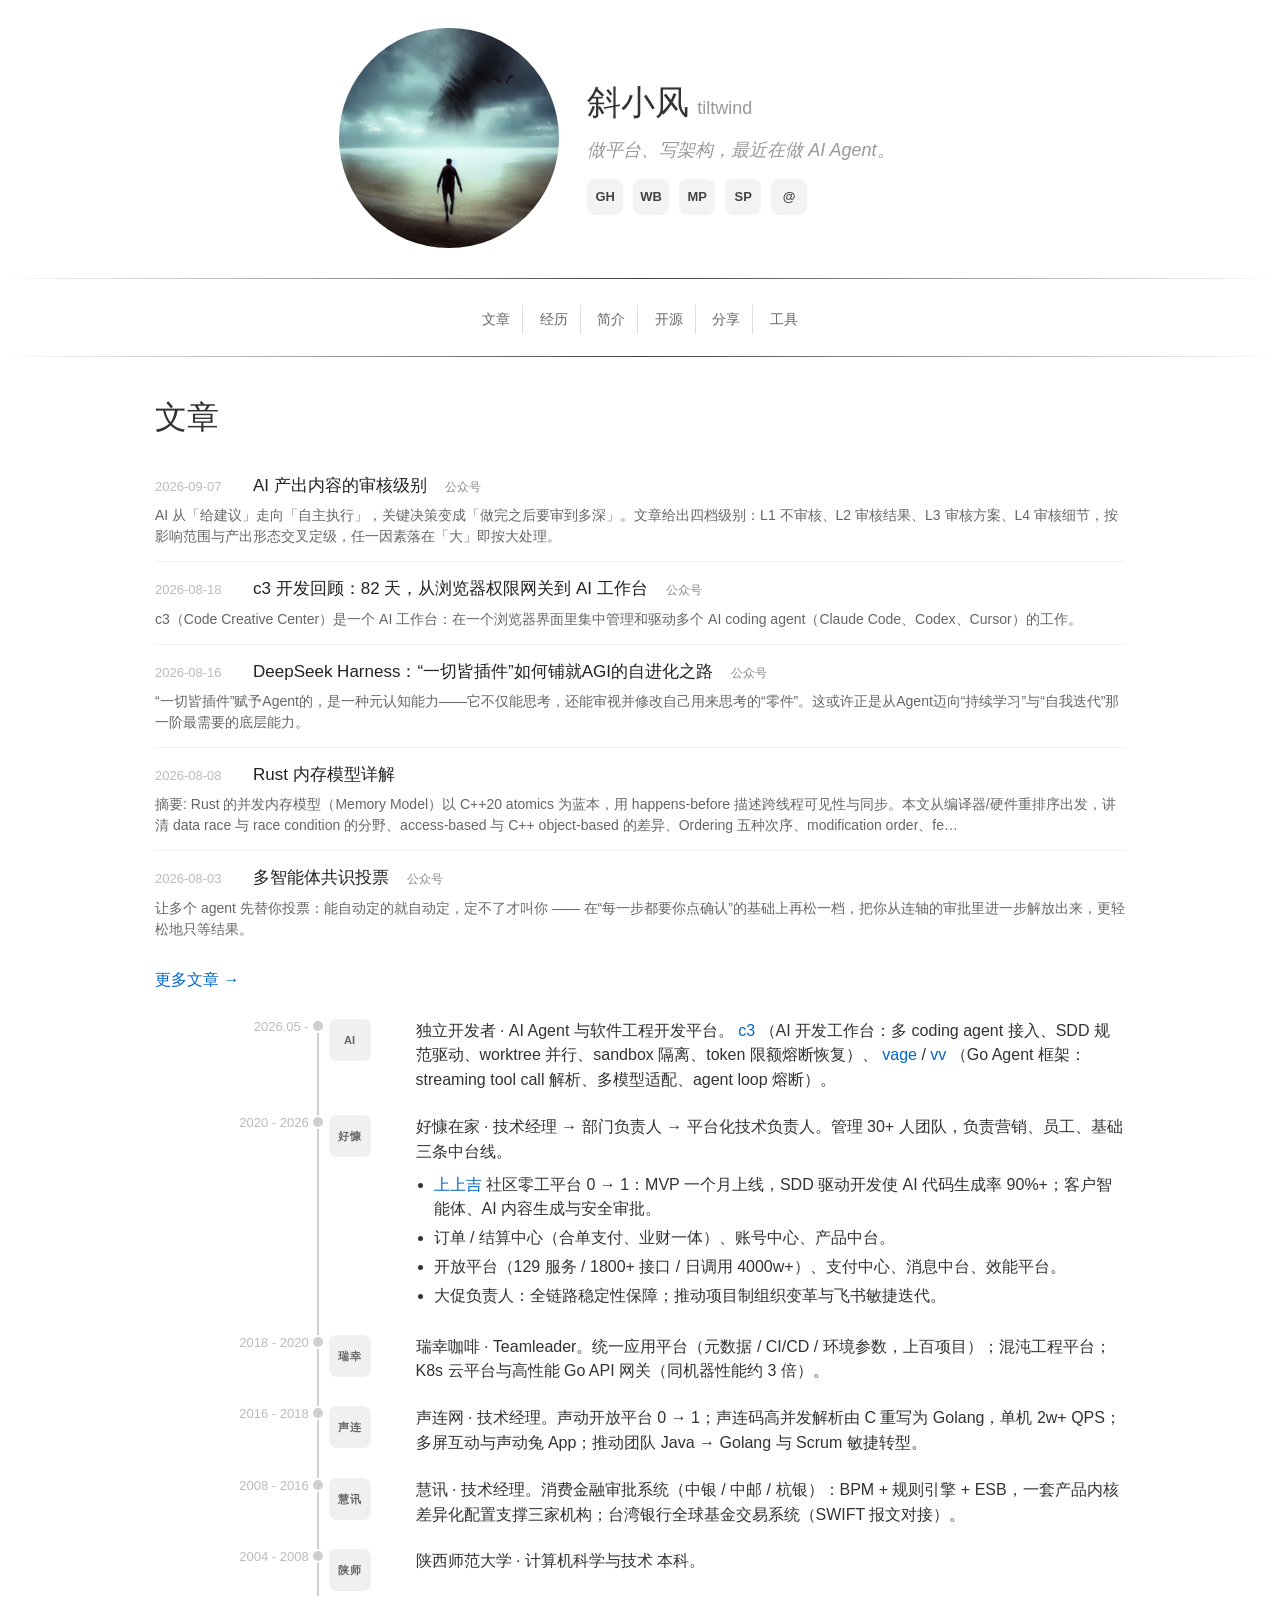
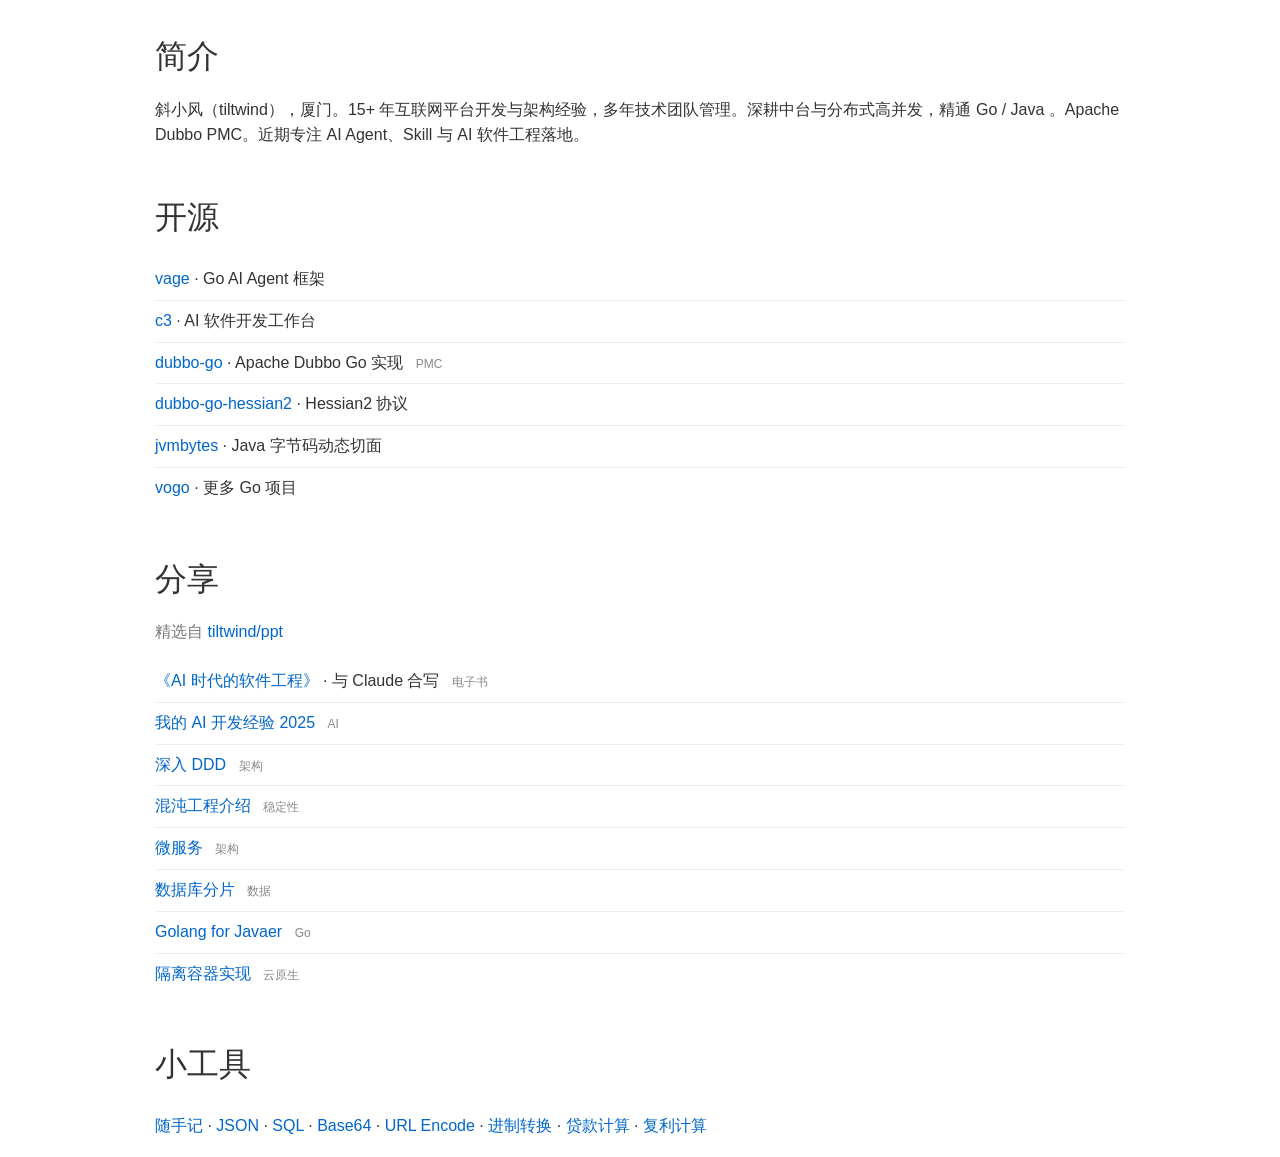
<file: index.html>
<!doctype html>
<html lang="zh-CN">
  <head>
    <meta charset="utf-8" />
    <meta
      name="viewport"
      content="width=device-width, initial-scale=1, shrink-to-fit=no"
    />
    <meta
      name="description"
      content="斜小风（tiltwind）个人主页。15+ 年平台与架构经验，近期专注 AI Agent 与软件工程。"
    />
    <title>斜小风 · tiltwind</title>
    <link rel="stylesheet" type="text/css" href="style.css" />
  </head>
  <body>
    <div id="dhead" class="container">
      <div class="row">
        <div id="dpic">
          <img src="assets/me.png" alt="斜小风" />
        </div>
        <div id="ddesc">
          <h1>斜小风<span class="aka">tiltwind</span></h1>
          <h2>做平台、写架构，最近在做 AI Agent。</h2>
          <div id="dico">
            <a
              class="iico"
              href="https://github.com/tiltwind"
              title="GitHub"
              target="_blank"
              rel="noopener"
              >GH</a
            >
            <a
              class="iico"
              href="https://weibo.com/u/9187761101"
              title="微博"
              target="_blank"
              rel="noopener"
              >WB</a
            >
            <span
              class="iico wx-trigger"
              data-wx="公众号"
              style="cursor: pointer"
              title="微信公众号"
              >MP</span
            >
            <span
              class="iico wx-trigger"
              data-wx="视频号"
              style="cursor: pointer"
              title="微信视频号"
              >SP</span
            >
            <span
              class="iico"
              id="iemail"
              style="cursor: pointer"
              title="点击显示邮箱"
              >@</span
            >
          </div>
          <div id="demail"></div>
        </div>
      </div>
    </div>

    <hr />

    <nav class="nav container">
      <a href="#articles">文章</a>
      <a href="#history">经历</a>
      <a href="#bio">简介</a>
      <a href="#projects">开源</a>
      <a href="#talks">分享</a>
      <a href="#tools">工具</a>
    </nav>

    <hr />

    <div id="articles" class="container section">
      <div class="ctitle">文章</div>
      <div id="article-list"></div>
      <p class="articles-more">
        <a href="articles.html">更多文章 →</a>
      </p>
    </div>

    <div id="history" class="container">
      <div class="entry row">
        <div class="timespan">2026.05 -</div>
        <div class="ico">
          <div class="entry-dot"></div>
          <span class="badge">AI</span>
        </div>
        <div class="desc">
          独立开发者 · AI Agent 与软件工程开发平台。
          <a
            href="https://github.com/sequencestream/c3"
            target="_blank"
            rel="noopener"
            >c3</a
          >
         （AI 开发工作台：多 coding agent 接入、SDD 规范驱动、worktree 并行、sandbox 隔离、token 限额熔断恢复）、
          <a href="https://github.com/vogo/vage" target="_blank" rel="noopener"
            >vage</a
          >
          /
          <a href="https://github.com/vogo/vv" target="_blank" rel="noopener"
            >vv</a
          >
         （Go Agent 框架：streaming tool call 解析、多模型适配、agent loop 熔断）。
        </div>
      </div>

      <div class="entry row">
        <div class="timespan">2020 - 2026</div>
        <div class="ico">
          <div class="entry-dot"></div>
          <span class="badge">好慷</span>
        </div>
        <div class="desc">
          好慷在家 · 技术经理 → 部门负责人 → 平台化技术负责人。管理 30+ 人团队，负责营销、员工、基础三条中台线。
          <ul>
            <li>
              <a href="https://shangshangji.com" target="_blank" rel="noopener"
                >上上吉</a
              >
              社区零工平台 0 → 1：MVP 一个月上线，SDD 驱动开发使 AI 代码生成率 90%+；客户智能体、AI 内容生成与安全审批。
            </li>
            <li>订单 / 结算中心（合单支付、业财一体）、账号中心、产品中台。</li>
            <li>开放平台（129 服务 / 1800+ 接口 / 日调用 4000w+）、支付中心、消息中台、效能平台。</li>
            <li>大促负责人：全链路稳定性保障；推动项目制组织变革与飞书敏捷迭代。</li>
          </ul>
        </div>
      </div>

      <div class="entry row">
        <div class="timespan">2018 - 2020</div>
        <div class="ico">
          <div class="entry-dot"></div>
          <span class="badge">瑞幸</span>
        </div>
        <div class="desc">
          瑞幸咖啡 · Teamleader。统一应用平台（元数据 / CI/CD / 环境参数，上百项目）；混沌工程平台；K8s 云平台与高性能 Go API 网关（同机器性能约 3 倍）。
        </div>
      </div>

      <div class="entry row">
        <div class="timespan">2016 - 2018</div>
        <div class="ico">
          <div class="entry-dot"></div>
          <span class="badge">声连</span>
        </div>
        <div class="desc">
          声连网 · 技术经理。声动开放平台 0 → 1；声连码高并发解析由 C 重写为 Golang，单机 2w+ QPS；多屏互动与声动兔 App；推动团队 Java → Golang 与 Scrum 敏捷转型。
        </div>
      </div>

      <div class="entry row">
        <div class="timespan">2008 - 2016</div>
        <div class="ico">
          <div class="entry-dot"></div>
          <span class="badge">慧讯</span>
        </div>
        <div class="desc">
          慧讯 · 技术经理。消费金融审批系统（中银 / 中邮 / 杭银）：BPM + 规则引擎 + ESB，一套产品内核差异化配置支撑三家机构；台湾银行全球基金交易系统（SWIFT 报文对接）。
        </div>
      </div>

      <div class="entry row">
        <div class="timespan">2004 - 2008</div>
        <div class="ico">
          <div class="entry-dot"></div>
          <span class="badge">陕师</span>
        </div>
        <div class="desc">陕西师范大学 · 计算机科学与技术 本科。</div>
      </div>
    </div>

    <div id="bio" class="container section">
      <div class="ctitle">简介</div>
      <div>
        斜小风（tiltwind），厦门。15+
        年互联网平台开发与架构经验，多年技术团队管理。深耕中台与分布式高并发，精通
        Go / Java 。Apache Dubbo PMC。近期专注 AI Agent、Skill
        与 AI 软件工程落地。
      </div>
    </div>

    <div id="projects" class="container section">
      <div class="ctitle">开源</div>
      <ul class="project-list">
        <li>
          <a href="https://github.com/vogo/vage" target="_blank" rel="noopener"
            >vage</a
          >
          · Go AI Agent 框架
        </li>
        <li>
          <a
            href="https://github.com/sequencestream/c3"
            target="_blank"
            rel="noopener"
            >c3</a
          >
          · AI 软件开发工作台
        </li>
        <li>
          <a
            href="https://github.com/apache/dubbo-go"
            target="_blank"
            rel="noopener"
            >dubbo-go</a
          >
          · Apache Dubbo Go 实现
          <span class="tag">PMC</span>
        </li>
        <li>
          <a
            href="https://github.com/apache/dubbo-go-hessian2"
            target="_blank"
            rel="noopener"
            >dubbo-go-hessian2</a
          >
          · Hessian2 协议
        </li>
        <li>
          <a href="https://github.com/jvmbytes" target="_blank" rel="noopener"
            >jvmbytes</a
          >
          · Java 字节码动态切面
        </li>
        <li>
          <a href="https://github.com/vogo" target="_blank" rel="noopener"
            >vogo</a
          >
          · 更多 Go 项目
        </li>
      </ul>
    </div>

    <div id="talks" class="container section">
      <div class="ctitle">分享</div>
      <p class="muted">
        精选自
        <a href="https://github.com/tiltwind/ppt" target="_blank" rel="noopener"
          >tiltwind/ppt</a
        >
      </p>
      <ul class="talk-list">
        <li>
          <a
            href="https://github.com/tiltwind/ppt/blob/main/ai/AI%E6%97%B6%E4%BB%A3%E7%9A%84%E8%BD%AF%E4%BB%B6%E5%B7%A5%E7%A8%8B-v20260614.epub"
            target="_blank"
            rel="noopener"
            >《AI 时代的软件工程》</a
          >
          · 与 Claude 合写
          <span class="tag">电子书</span>
        </li>
        <li>
          <a
            href="https://github.com/tiltwind/ppt/blob/main/ai/%E6%88%91%E7%9A%84AI%E5%BC%80%E5%8F%91%E7%BB%8F%E9%AA%8C2025.pptx"
            target="_blank"
            rel="noopener"
            >我的 AI 开发经验 2025</a
          >
          <span class="tag">AI</span>
        </li>
        <li>
          <a
            href="https://github.com/tiltwind/ppt/blob/main/work/dive-into-ddd-2021.pptx"
            target="_blank"
            rel="noopener"
            >深入 DDD</a
          >
          <span class="tag">架构</span>
        </li>
        <li>
          <a
            href="https://github.com/tiltwind/ppt/blob/main/work/%E6%B7%B7%E6%B2%8C%E5%B7%A5%E7%A8%8B%E4%BB%8B%E7%BB%8D-20201120.pptx"
            target="_blank"
            rel="noopener"
            >混沌工程介绍</a
          >
          <span class="tag">稳定性</span>
        </li>
        <li>
          <a
            href="https://github.com/tiltwind/ppt/blob/main/work/microservice.pptx"
            target="_blank"
            rel="noopener"
            >微服务</a
          >
          <span class="tag">架构</span>
        </li>
        <li>
          <a
            href="https://github.com/tiltwind/ppt/blob/main/work/database-sharding-2021.pptx"
            target="_blank"
            rel="noopener"
            >数据库分片</a
          >
          <span class="tag">数据</span>
        </li>
        <li>
          <a
            href="https://github.com/tiltwind/ppt/blob/main/work/golang-for-javaer.pptx"
            target="_blank"
            rel="noopener"
            >Golang for Javaer</a
          >
          <span class="tag">Go</span>
        </li>
        <li>
          <a
            href="https://github.com/tiltwind/ppt/blob/main/cloudnative/%E9%9A%94%E7%A6%BB%E5%AE%B9%E5%99%A8%E5%AE%9E%E7%8E%B0.pptx"
            target="_blank"
            rel="noopener"
            >隔离容器实现</a
          >
          <span class="tag">云原生</span>
        </li>
      </ul>
    </div>

    <div id="tools" class="container section">
      <div class="ctitle">小工具</div>
      <ul class="link-list">
        <li>
          <a href="memory.html">随手记</a> ·
          <a href="tools/jsonformat.htm">JSON</a> ·
          <a href="tools/sqlformat.htm">SQL</a> ·
          <a href="tools/base64.htm">Base64</a> ·
          <a href="tools/urlencode.htm">URL Encode</a> ·
          <a href="tools/numberconvert.htm">进制转换</a> ·
          <a href="tools/loan_calc.html">贷款计算</a> ·
          <a href="tools/compound_interest_calc.html">复利计算</a>
        </li>
      </ul>
    </div>

    <div id="wx-modal" class="modal" hidden>
      <div class="modal-mask"></div>
      <div class="modal-box" role="dialog" aria-modal="true" aria-labelledby="wx-modal-title">
        <div class="modal-title" id="wx-modal-title">微信公众号</div>
        <div class="modal-body">微信搜索 <strong>斜小风</strong></div>
        <button type="button" class="modal-close">知道了</button>
      </div>
    </div>

    <script src="articles.js"></script>
    <script>
      (function () {
        var btn = document.getElementById("iemail");
        var box = document.getElementById("demail");
        if (btn && box) {
          btn.addEventListener("click", function () {
            var u = "gelnyang";
            var d = "163.com";
            box.textContent = u + "@" + d;
            box.classList.add("show");
          });
        }

        var modal = document.getElementById("wx-modal");
        if (modal) {
          var title = modal.querySelector(".modal-title");
          var close = function () {
            modal.hidden = true;
          };
          var triggers = document.querySelectorAll(".wx-trigger");
          for (var i = 0; i < triggers.length; i++) {
            triggers[i].addEventListener("click", function () {
              title.textContent = "微信" + this.getAttribute("data-wx");
              modal.hidden = false;
            });
          }
          modal.querySelector(".modal-mask").addEventListener("click", close);
          modal.querySelector(".modal-close").addEventListener("click", close);
          document.addEventListener("keydown", function (e) {
            if (e.key === "Escape") close();
          });
        }

        var list = document.getElementById("article-list");
        if (list && window.Articles) {
          Articles.renderLatest(list, 5).catch(function () {
            list.innerHTML = '<p class="muted">文章加载失败</p>';
          });
        }
      })();
    </script>
  </body>
</html>
</file>
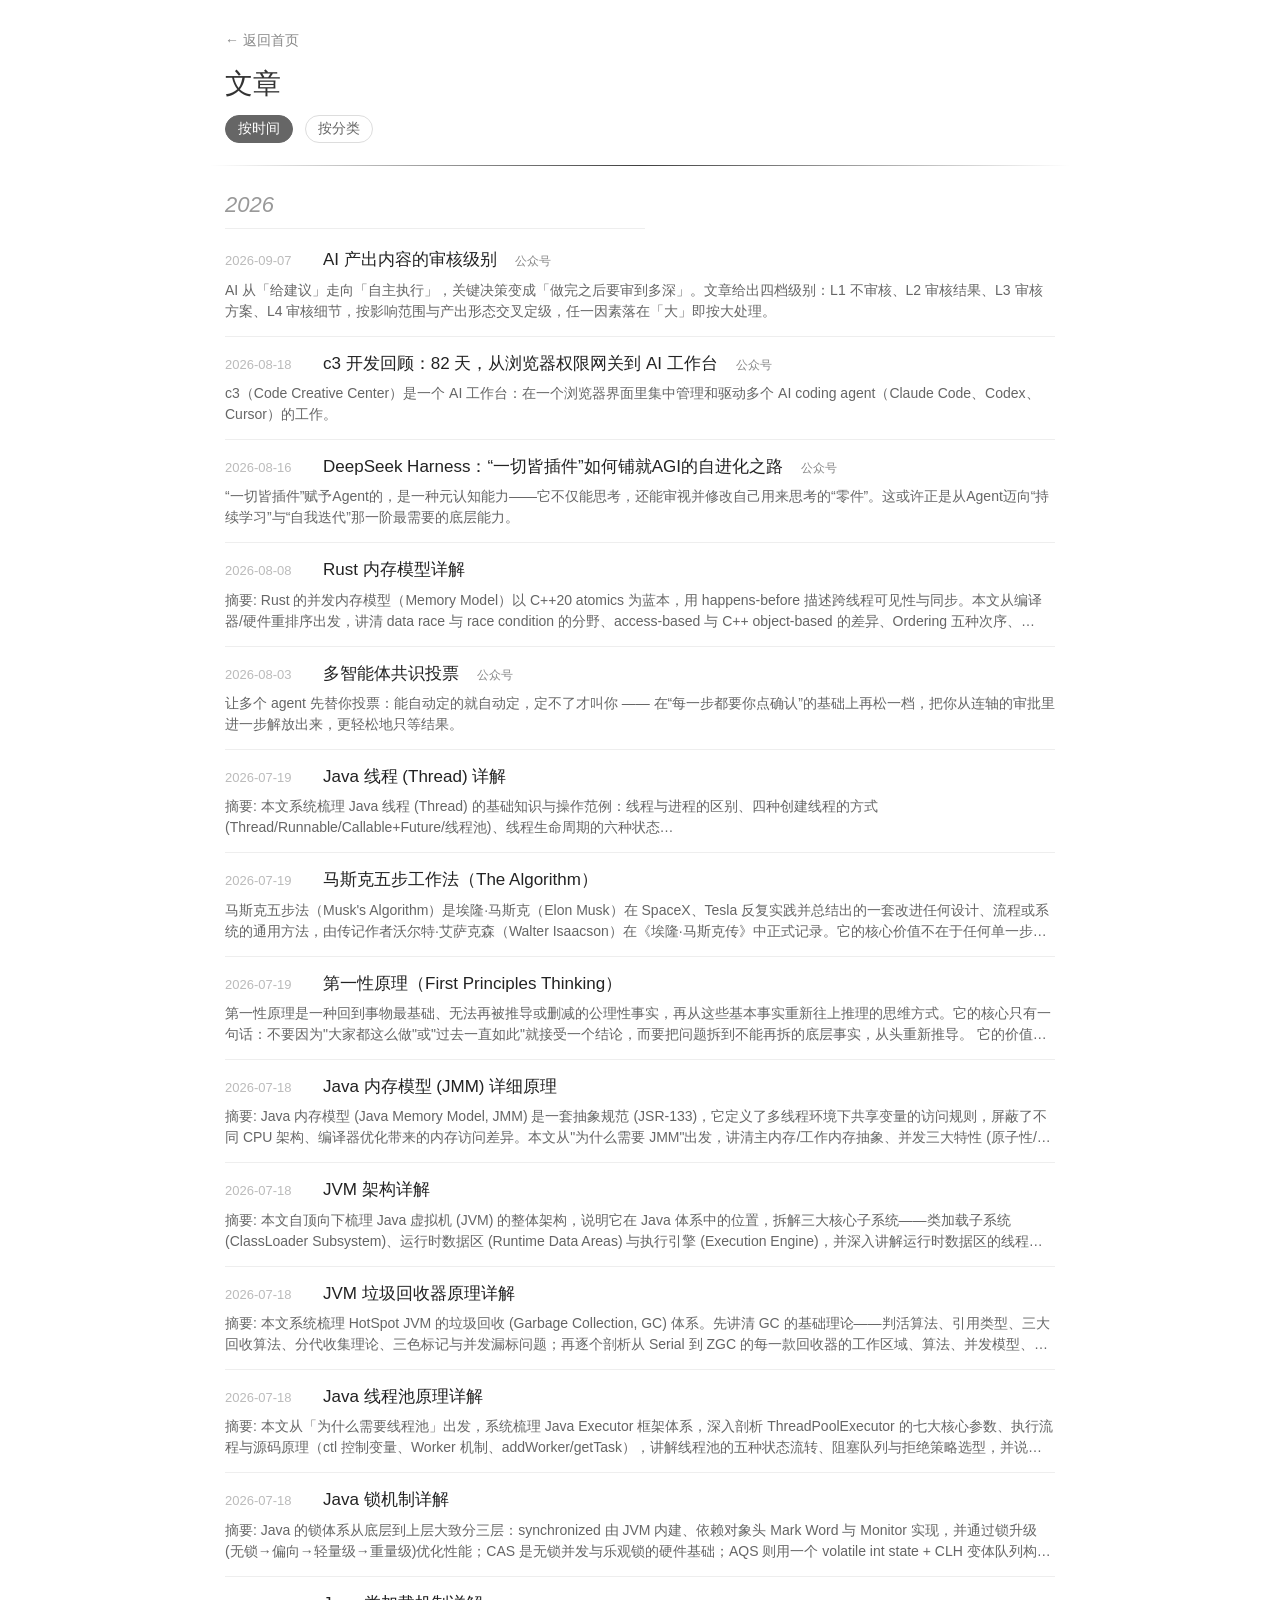
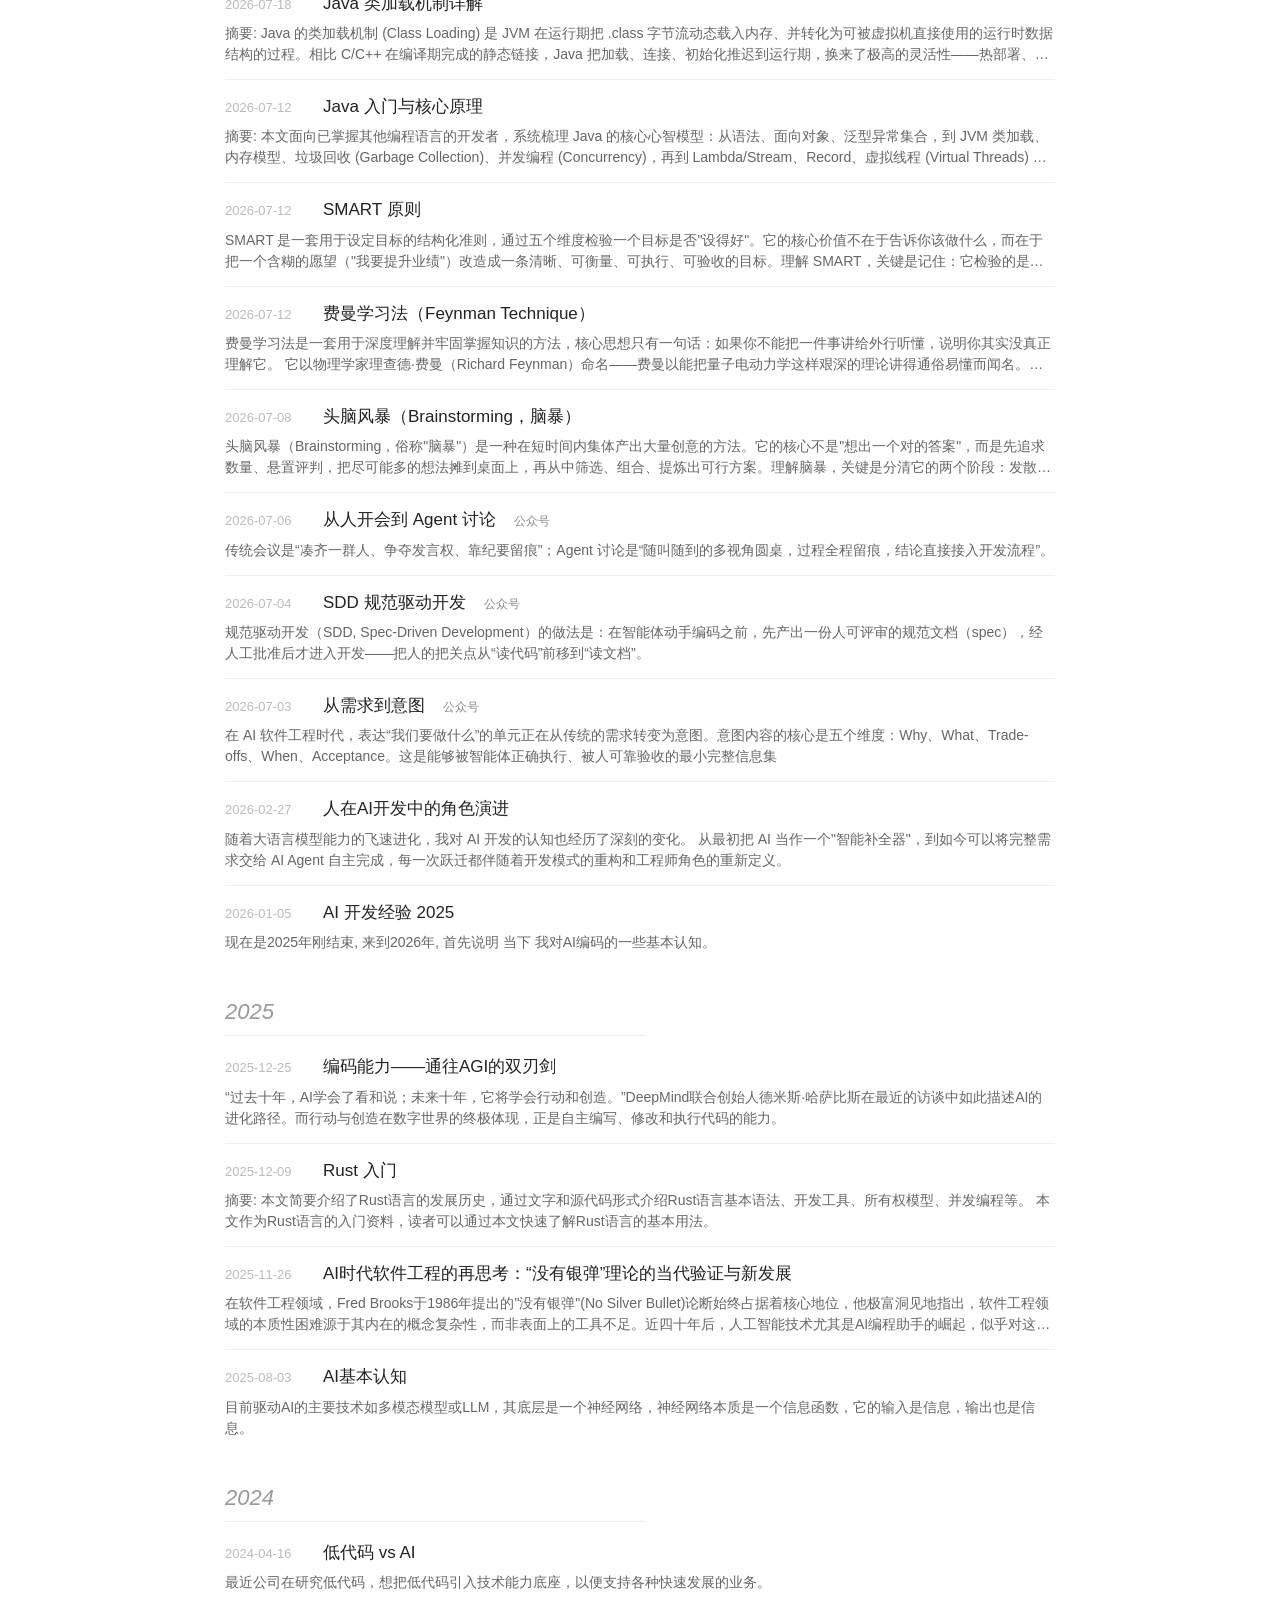
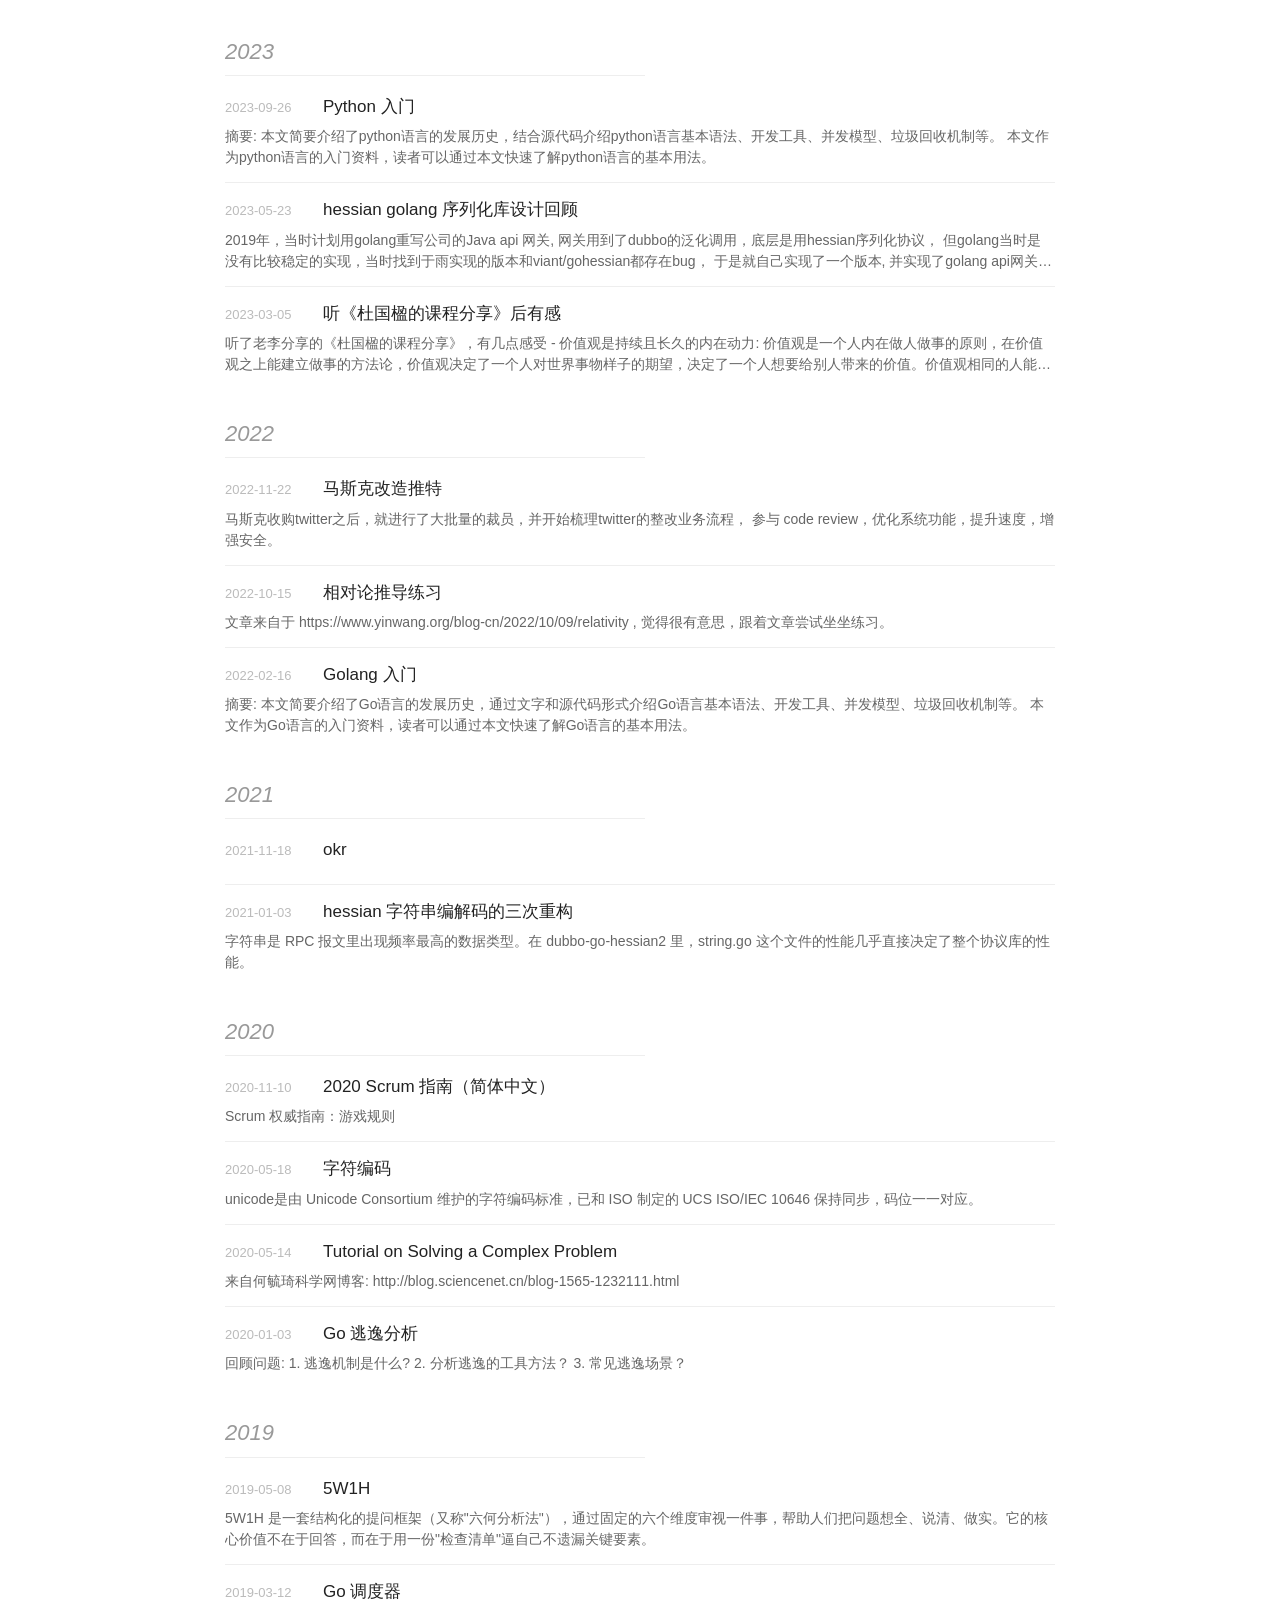
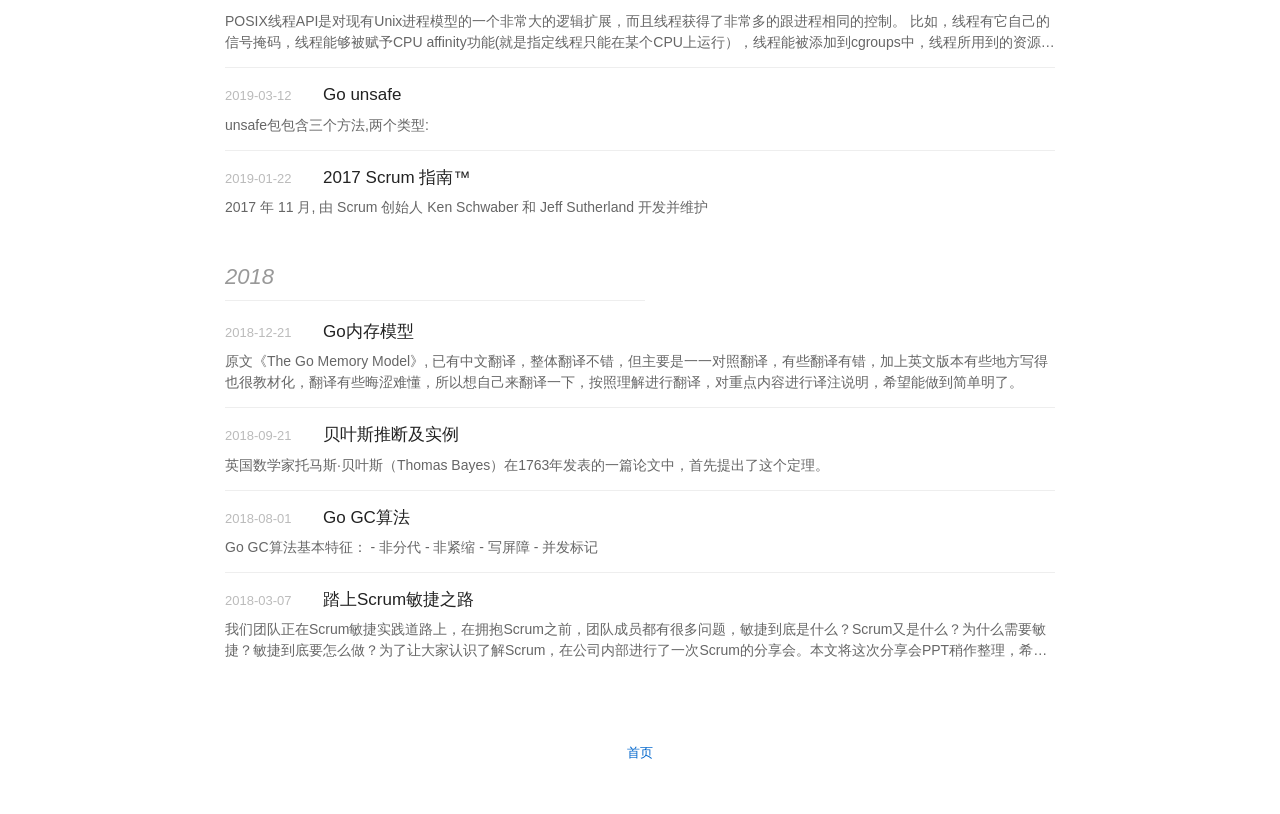
<file: articles.html>
<!doctype html>
<html lang="zh-CN">
  <head>
    <meta charset="utf-8" />
    <meta
      name="viewport"
      content="width=device-width, initial-scale=1, shrink-to-fit=no"
    />
    <meta name="description" content="斜小风的文章列表" />
    <title>文章 · 斜小风</title>
    <link rel="stylesheet" type="text/css" href="style.css" />
  </head>
  <body class="articles-page">
    <div class="container page-head">
      <a class="back" href="index.html">← 返回首页</a>
      <h1>文章</h1>
      <div class="view-switch">
        <button type="button" class="view-btn" data-view="date">
          按时间
        </button>
        <button type="button" class="view-btn" data-view="category">
          按分类
        </button>
      </div>
    </div>

    <hr />

    <div id="article-list" class="container section"></div>

    <div class="footer">
      <a href="index.html">首页</a>
    </div>

    <script src="articles.js"></script>
    <script>
      (function () {
        var list = document.getElementById("article-list");
        var buttons = document.querySelectorAll(".view-btn");
        if (!list || !window.Articles) return;

        var STORAGE_KEY = "articles-view";

        function readView() {
          var hash = (location.hash || "").replace(/^#/, "");
          if (hash === "date" || hash === "category") return hash;
          try {
            var saved = localStorage.getItem(STORAGE_KEY);
            if (saved === "date" || saved === "category") return saved;
          } catch (e) {}
          return "date";
        }

        function render(view) {
          for (var i = 0; i < buttons.length; i++) {
            var btn = buttons[i];
            if (btn.getAttribute("data-view") === view) {
              btn.classList.add("active");
            } else {
              btn.classList.remove("active");
            }
          }

          if (view === "category") {
            list.className = "container section articles-columns";
            document.body.className = "articles-page view-category";
          } else {
            list.className = "container section articles-timeline";
            document.body.className = "articles-page view-date";
          }

          var task =
            view === "category"
              ? Articles.renderByCategory(list)
              : Articles.renderByDate(list);

          task.catch(function () {
            list.innerHTML = '<p class="muted">文章加载失败</p>';
          });
        }

        for (var i = 0; i < buttons.length; i++) {
          buttons[i].addEventListener("click", function () {
            var view = this.getAttribute("data-view");
            try {
              localStorage.setItem(STORAGE_KEY, view);
            } catch (e) {}
            if (location.hash.replace(/^#/, "") !== view) {
              location.hash = view;
            } else {
              render(view);
            }
          });
        }

        window.addEventListener("hashchange", function () {
          render(readView());
        });

        render(readView());
      })();
    </script>
  </body>
</html>
</file>
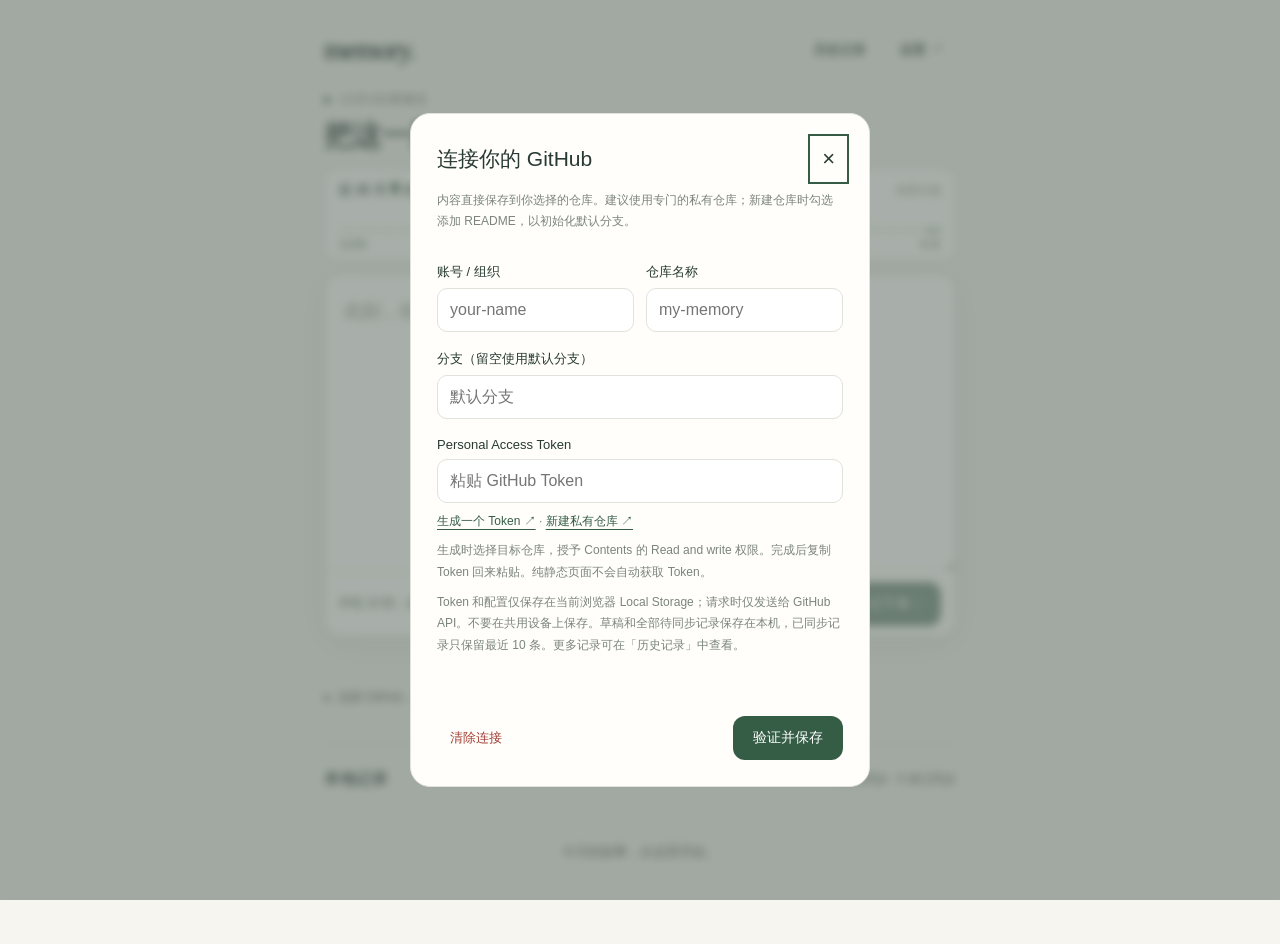
<file: memory.html>
<!doctype html>
<html lang="zh-CN">
<head>
<meta charset="utf-8">
<meta name="viewport" content="width=device-width,initial-scale=1,viewport-fit=cover">
<meta name="theme-color" content="#f6f5f0">
<meta name="referrer" content="no-referrer">
<meta http-equiv="Content-Security-Policy" content="default-src 'none'; script-src 'unsafe-inline'; style-src 'unsafe-inline'; connect-src https://api.github.com; base-uri 'none'; form-action 'none'">
<title>Memory · 随手记下</title>
<style>
:root{color-scheme:light;--paper:#f6f5f0;--ink:#283a33;--muted:#7b857c;--line:#dfE3da;--green:#355d46;--soft:#e8eee5;--red:#a33e35;font-family:-apple-system,BlinkMacSystemFont,"Segoe UI","PingFang SC",sans-serif;color:var(--ink);background:var(--paper)}
*{box-sizing:border-box}body{margin:0}button,input,textarea,select{font:inherit}button,a,input,select,textarea{-webkit-tap-highlight-color:transparent}button{cursor:pointer}button:disabled{cursor:default;opacity:.5}button:focus-visible,a:focus-visible,input:focus-visible,select:focus-visible,textarea:focus-visible{outline:2px solid var(--green);outline-offset:4px}button{color:inherit}a{color:var(--green);text-underline-offset:4px}main{max-width:680px;margin:auto;padding:30px 24px calc(36px + env(safe-area-inset-bottom))}header{display:flex;align-items:center;justify-content:space-between;gap:16px;margin-bottom:22px}.brand{font-family:Georgia,serif;font-size:28px;letter-spacing:-1px}.brand span{color:var(--green)}.nav{display:flex;gap:8px}.quiet{border:1px solid transparent;background:transparent;padding:10px 12px;border-radius:30px;font-size:13px}.quiet:hover,.quiet[aria-pressed=true]{background:var(--soft)}.eyebrow{font-size:11px;letter-spacing:2px;color:var(--muted);text-transform:uppercase}.date{display:flex;align-items:center;gap:10px;margin-bottom:8px}.date:before{content:"";width:6px;height:6px;border-radius:50%;background:#688760}h1{font-size:30px;letter-spacing:-1px;font-weight:500;margin:0 0 12px}.intro{font-size:14px;color:var(--muted);line-height:1.8;margin:0 0 28px}.sheet{background:#fffefa;border:1px solid var(--line);border-radius:18px;overflow:hidden;box-shadow:0 7px 32px #293b3210}textarea{display:block;border:0;outline:none;resize:vertical;width:100%;height:clamp(130px, 33svh, 300px);padding:20px;background:transparent;color:var(--ink);font-size:18px;line-height:1.9}textarea::placeholder{color:#a4aca2}textarea:focus-visible{outline-offset:-3px;border-radius:16px}.compose-footer{display:flex;align-items:center;justify-content:space-between;gap:10px;padding:10px 14px;border-top:1px solid #eeeee6}.hint{font-size:12px;color:var(--muted);line-height:1.6}.primary{border:0;border-radius:12px;background:var(--green);color:white;padding:13px 20px;font-size:14px;white-space:nowrap}.primary:hover{background:#284a36}.status{font-size:13px;line-height:1.7;min-height:24px;margin:14px 2px;color:var(--muted);overflow-wrap:anywhere}.status.error{color:var(--red)}.connection{font-size:12px;color:var(--muted);display:flex;gap:8px;align-items:center;flex-wrap:wrap}.connection:before{content:"";display:inline-block;width:6px;height:6px;background:#93a58b;border-radius:50%}.section-title{display:flex;align-items:center;justify-content:space-between;gap:12px;margin:38px 0 18px;padding-top:24px;border-top:1px solid var(--line)}h2{font-size:16px;font-weight:500;margin:0}.count{font-size:12px;color:var(--muted)}.record{padding:18px 0;border-bottom:1px solid var(--line)}.record time{font-variant-numeric:tabular-nums;font-size:12px;color:var(--muted)}.record p{white-space:pre-wrap;overflow-wrap:anywhere;font-size:15px;line-height:1.85;margin:8px 0}.badge{font-size:11px;margin-left:10px;color:var(--muted)}.empty{padding:32px 0;text-align:center;color:var(--muted);font-size:13px;line-height:1.8}.history-controls{display:flex;gap:10px;flex-wrap:wrap;margin:24px 0 8px}.history-controls input,.history-controls select{flex:1;min-width:130px}.markdown{white-space:pre-wrap;overflow-wrap:anywhere;font-family:inherit;font-size:14px;line-height:1.9;padding:24px;border:1px solid var(--line);border-radius:16px;background:#fffefa;min-height:200px}.path{font:12px ui-monospace,monospace;overflow-wrap:anywhere;color:var(--muted);margin:16px 0}dialog{border:1px solid var(--line);border-radius:20px;max-width:460px;width:calc(100% - 28px);max-height:90dvh;padding:26px;background:#fffefa;color:var(--ink)}dialog::backdrop{background:#25362e65;backdrop-filter:blur(4px)}.dialog-head{display:flex;justify-content:space-between;align-items:center;margin-bottom:10px}.dialog-head h2{font-size:21px}.close{border:0;background:transparent;padding:8px;font-size:22px;line-height:1}label{display:block;font-size:13px;margin:18px 0 7px}input,select{width:100%;padding:12px;border:1px solid var(--line);border-radius:10px;background:white;color:var(--ink);font-size:16px;min-width:0}.fields{display:grid;grid-template-columns:1fr 1fr;gap:12px}.help{font-size:12px;color:var(--muted);line-height:1.8}.help p{margin:8px 0}.actions{display:flex;gap:8px;justify-content:space-between;align-items:center;margin-top:22px}.danger{color:var(--red)}[hidden]{display:none!important}@media(max-width:480px){main{padding:22px 20px calc(28px + env(safe-area-inset-bottom))}header{margin-bottom:18px}h1{font-size:28px}.quiet{padding:10px}textarea{padding:16px}.primary{padding:13px 18px}}
.activity {
  margin: 12px 0;
  padding: 10px 14px 8px;
  border: 1px solid var(--line);
  border-radius: 14px;
  background: #fffefa;
}
.activity-heading, .activity-axis {
  display: flex;
  align-items: baseline;
  justify-content: space-between;
  gap: 8px;
}
.activity-heading { font-size: 13px; }
.activity-heading strong { color: var(--green); font-size: 17px; }
.activity-axis, .activity-note { color: var(--muted); font-size: 11px; }
.activity-note { text-align: right; }
.activity-chart {
  display: grid;
  grid-template-columns: repeat(30, minmax(0, 1fr));
  gap: 3px;
  align-items: end;
  height: 28px;
  margin: 5px 0;
}
.activity-bar {
  height: var(--bar-height);
  border-radius: 3px;
  background: #a9bda6;
}
.activity-bar.empty-day { background: var(--soft); }
.activity-bar:last-child { background: var(--green); }
.activity-bar.empty-day:last-child { background: #a9bda6; }
.activity.rewarded { animation: reward 500ms ease-out; }
@keyframes reward {
  from { box-shadow: 0 0 0 3px #68936455; }
  to { box-shadow: 0 0 0 0 #68936400; }
}
@media (prefers-reduced-motion: reduce) {
  .activity.rewarded { animation: none; }
}
@media (max-height: 550px) {
  main { padding-top: 10px; }
  header { margin-bottom: 8px; }
  textarea { height: clamp(105px, 29svh, 160px); }
}
</style>
</head>
<body>
<main>
<header><div class="brand">memory<span>.</span></div><nav class="nav" aria-label="导航"><button class="quiet" id="history-toggle" aria-pressed="false">历史记录</button><button class="quiet" id="settings-open">设置 ↗</button></nav></header>
<section id="capture">
<div class="date eyebrow" id="today-label"></div>
<h1>把这一刻，记下来。</h1>
<figure class="activity" id="activity">
<figcaption class="activity-heading"><span>近 30 天 <strong id="activity-total">0</strong> 次</span><span class="activity-note" id="activity-note" role="status"></span></figcaption>
<div class="activity-chart" id="activity-chart" role="img" aria-label="近 30 天每天的提交次数"></div>
<div class="activity-axis" aria-hidden="true"><span id="activity-start"></span><span>今天</span></div>
</figure>
<div class="sheet"><textarea id="thought" aria-label="记录内容" placeholder="此刻，你在想什么？" maxlength="200000"></textarea><div class="compose-footer"><span class="hint" id="countdown">停笔 10 秒，自动提交</span><button class="primary" id="submit">记下来 ↑</button></div></div>
<p class="status" id="status" role="status" aria-live="polite"></p>
<div class="connection"><span id="destination">连接 GitHub，让灵感有处安放</span><button class="quiet" id="retry" hidden>马上重新同步</button></div>
<div class="section-title"><h2>本地记录</h2><span class="count" id="record-count">0 条</span></div>
<div id="records"></div>
</section>
<section id="history" hidden>
<div class="eyebrow">YOUR MEMORIES</div><h1 style="margin-top:15px">回到某一天。</h1><p class="intro">从 GitHub 私有仓库读取，按日期翻阅记忆。</p>
<div class="history-controls"><input type="date" id="history-date" aria-label="历史日期"><button class="primary" id="load-history">读取</button></div>
<div class="history-controls"><select id="history-files" aria-label="所选月份的文件"><option value="">选择本月已有记录</option></select><button class="quiet" id="refresh-files">刷新本月列表</button></div>
<div class="path" id="history-path"></div><p class="status" id="history-status" role="status"></p><pre class="markdown" id="history-content">选择日期，读取那一天的记忆。</pre>
</section>
</main>
<dialog id="settings" aria-labelledby="settings-title">
<form id="settings-form">
<div class="dialog-head"><h2 id="settings-title">连接你的 GitHub</h2><button type="button" class="close" id="settings-close" aria-label="关闭设置">×</button></div>
<p class="help">内容直接保存到你选择的仓库。建议使用专门的私有仓库；新建仓库时勾选添加 README，以初始化默认分支。</p>
<div class="fields"><div><label for="owner">账号 / 组织</label><input id="owner" required placeholder="your-name" autocomplete="off" pattern="[A-Za-z0-9\-]+"></div><div><label for="repo">仓库名称</label><input id="repo" required placeholder="my-memory" autocomplete="off" pattern="[A-Za-z0-9_.\-]+"></div></div>
<label for="branch">分支（留空使用默认分支）</label><input id="branch" placeholder="默认分支" autocomplete="off">
<label for="token">Personal Access Token</label><input id="token" type="password" required placeholder="粘贴 GitHub Token" autocomplete="off" spellcheck="false">
<div class="help"><p><a id="token-link" href="https://github.com/settings/personal-access-tokens/new?name=Memory&contents=write" target="_blank" rel="noopener noreferrer">生成一个 Token ↗</a> · <a href="https://github.com/new?visibility=private" target="_blank" rel="noopener noreferrer">新建私有仓库 ↗</a></p><p>生成时选择目标仓库，授予 Contents 的 Read and write 权限。完成后复制 Token 回来粘贴。纯静态页面不会自动获取 Token。</p><p>Token 和配置仅保存在当前浏览器 Local Storage；请求时仅发送给 GitHub API。不要在共用设备上保存。草稿和全部待同步记录保存在本机，已同步记录只保留最近 10 条。更多记录可在「历史记录」中查看。</p></div>
<p class="status" id="settings-status" role="status"></p><div class="actions"><button type="button" class="quiet danger" id="disconnect">清除连接</button><button type="submit" class="primary" id="save-settings">验证并保存</button></div>
</form>
</dialog>
<script>
'use strict';
const $ = id => document.getElementById(id);
const CONFIG_KEY = 'memory.github.v1';
const pad = n => String(n).padStart(2, '0');
const dayOf = d => `${d.getFullYear()}-${pad(d.getMonth()+1)}-${pad(d.getDate())}`;
const fileOf = day => `${day.slice(0,4)}/${day.slice(5,7)}/${day.replaceAll('-','')}.md`;
const timeOf = d => `${pad(d.getHours())}:${pad(d.getMinutes())}:${pad(d.getSeconds())}`;
let config = null, state = {draft:'', entries:[]}, stateKey = '', busy = false, composing = false, lastEdit = 0, historyRequest = 0, listRequest = 0;
let syncFailed = false;
let rewardTimer;
let storageOK = true, lastDay = dayOf(new Date());
function readLocal(key, fallback) {
  try { const value = localStorage.getItem(key); return value ? JSON.parse(value) : fallback; }
  catch { storageOK = false; return fallback; }
}
function writeLocal(key, value) {
  try { localStorage.setItem(key, JSON.stringify(value)); storageOK = true; return true; }
  catch { storageOK = false; setStatus('浏览器无法保存本地数据，请允许本地存储或释放空间。内容仍在输入框中。', true); return false; }
}
function setStatus(message, error = false) { $('status').textContent = message; $('status').classList.toggle('error', error); }
function identity(c) { return c ? `${c.owner.toLowerCase()}/${c.repo.toLowerCase()}@${c.branch}` : 'unconfigured'; }
function retainEntries(entries) {
  const pending = entries.filter(entry => entry.status !== 'synced');
  const recent = entries.filter(entry => entry.status === 'synced')
    .sort((a, b) => b.created.localeCompare(a.created))
    .slice(0, 10);
  return [...pending, ...recent];
}
function activityDays() {
  const today = new Date();
  return Array.from({length: 30}, (_, index) => {
    const date = new Date(today);
    date.setDate(today.getDate() - 29 + index);
    return dayOf(date);
  });
}
function recentActivity(data) {
  const counts = {};
  const days = new Set(activityDays());
  if (data.dailyCounts) {
    for (const [day, count] of Object.entries(data.dailyCounts)) {
      if (days.has(day) && Number.isSafeInteger(count) && count > 0) counts[day] = count;
    }
  } else {
    for (const entry of data.entries) {
      if (days.has(entry.day)) counts[entry.day] = (counts[entry.day] || 0) + 1;
    }
  }
  return counts;
}
function renderActivity(reward = false) {
  const days = activityDays();
  const counts = days.map(day => state.dailyCounts[day] || 0);
  const total = counts.reduce((sum, count) => sum + count, 0);
  const max = Math.max(1, ...counts);
  $('activity-total').textContent = total;
  $('activity-start').textContent = days[0].slice(5).replace('-', '/');
  const chart = $('activity-chart');
  chart.setAttribute('aria-label', '每日提交次数。' + days.map((day, i) => `${day} ${counts[i]} 次`).join('，'));
  chart.replaceChildren(...days.map((day, i) => {
    const count = counts[i];
    const bar = document.createElement('span');
    bar.className = count ? 'activity-bar' : 'activity-bar empty-day';
    bar.title = `${day} · ${count} 次`;
    bar.style.setProperty('--bar-height', `${3 + count / max * 25}px`);
    return bar;
  }));
  const note = $('activity-note');
  note.textContent = reward ? '✦ 又记下一点，真好！' : `今天 ${counts.at(-1)} 次`;
  const activity = $('activity');
  activity.classList.remove('rewarded');
  clearTimeout(rewardTimer);
  if (reward) {
    activity.classList.add('rewarded');
    rewardTimer = setTimeout(() => {
      activity.classList.remove('rewarded');
      note.textContent = `今天 ${state.dailyCounts[dayOf(new Date())] || 0} 次`;
    }, 2600);
  }
}
function persist(saveDraft = false, submittedDay) {
  const latest = readLocal(stateKey, {draft:'', entries:[]});
  const merged = new Map(latest.entries.map(e => [e.id,e]));
  for (const e of state.entries) {
    if (merged.get(e.id)?.status !== 'synced') merged.set(e.id,e);
  }
  const entries = retainEntries([...merged.values()]);
  const dailyCounts = recentActivity(latest);
  if (submittedDay) dailyCounts[submittedDay] = (dailyCounts[submittedDay] || 0) + 1;
  if (!writeLocal(stateKey, {draft:saveDraft ? state.draft : latest.draft, entries, dailyCounts})) return false;
  state.entries = entries;
  state.dailyCounts = dailyCounts;
  return true;
}
function restore() {
  syncFailed = false;
  stateKey = `memory.data.v1:${identity(config)}`;
  state = readLocal(stateKey, {draft:'', entries:[]});
  if (!state || typeof state.draft !== 'string' || !Array.isArray(state.entries)) state = {draft:'', entries:[]};
  state.dailyCounts = recentActivity(state);
  state.entries = retainEntries(state.entries);
  $('thought').value = state.draft;
  $('destination').textContent = config ? `${config.owner}/${config.repo} · ${config.branch}` : '连接 GitHub，让灵感有处安放';
  render();
  renderActivity();
}
function render() {
  const pending = state.entries.filter(entry => entry.status !== 'synced');
  const synced = state.entries.filter(entry => entry.status === 'synced');
  const entries = [...pending.slice().reverse(), ...synced];
  $('record-count').textContent = `${pending.length} 条待同步 · ${synced.length} 条已同步`;
  $('records').replaceChildren();
  if (!entries.length) { const p = document.createElement('p'); p.className = 'empty'; p.textContent = '今天的故事，从这里开始。'; $('records').append(p); }
  for (const entry of entries) {
    const card = document.createElement('article'); card.className = 'record';
    const time = document.createElement('time'); time.textContent = `${entry.day} ${entry.time}`; time.dateTime = entry.created;
    const badge = document.createElement('span'); badge.className = 'badge'; badge.textContent = entry.status === 'synced' ? '已存入 GitHub' : '待同步';
    const content = document.createElement('p'); content.textContent = entry.text;
    card.append(time, badge, content); $('records').append(card);
  }
  $('retry').hidden = !syncFailed || !pending.length;
  $('retry').disabled = busy;
  $('submit').disabled = !state.draft.trim() || composing;
}
function apiBase(c) { return `https://api.github.com/repos/${encodeURIComponent(c.owner)}/${encodeURIComponent(c.repo)}`; }
async function api(c, path, options = {}) {
  const controller = new AbortController(); const timeout = setTimeout(() => controller.abort(), 25000);
  try {
    const response = await fetch(apiBase(c) + path, {...options, cache:'no-store', signal:controller.signal, headers:{Accept:'application/vnd.github+json', Authorization:`Bearer ${c.token}`, 'X-GitHub-Api-Version':'2022-11-28', ...options.headers}});
    if (!response.ok) {
      const error = new Error(response.status === 401 ? 'Token 无效或已过期，请重新配置。' : response.status === 403 ? '没有访问权限或触发请求限制，请检查 Token 权限、组织授权和 GitHub 请求限额。' : response.status === 404 ? '仓库、分支或文件不存在，或 Token 无权访问。' : response.status === 409 ? '文件已被其他提交更新，请重试。' : response.status === 422 ? 'GitHub 未接受此提交，请检查分支、写权限或仓库规则。' : `GitHub 请求失败（${response.status}）。`);
      error.status = response.status; throw error;
    }
    return await response.json();
  } catch (error) { if (error.name === 'AbortError') throw new Error('请求超时，内容已保留，可稍后重试。'); if (error instanceof TypeError) throw new Error('无法连接 GitHub，请检查网络后重试。'); throw error; }
  finally { clearTimeout(timeout); }
}
const encode = text => { const bytes = new TextEncoder().encode(text); let binary=''; for (let i=0;i<bytes.length;i+=8192) binary += String.fromCharCode(...bytes.subarray(i,i+8192)); return btoa(binary); };
const decode = text => new TextDecoder('utf-8', {fatal:true}).decode(Uint8Array.from(atob(text.replace(/\s/g,'')), c => c.charCodeAt(0)));
function contentsPath(path, c) { return `/contents/${path.split('/').map(encodeURIComponent).join('/')}?ref=${encodeURIComponent(c.branch)}`; }
async function readFile(c, path) {
  const file = await api(c, contentsPath(path,c));
  if (file.type !== 'file' || file.encoding !== 'base64' || typeof file.content !== 'string') throw new Error('无法读取文件：格式不受支持或文件过大。');
  return {sha:file.sha, text:decode(file.content)};
}
async function appendEntry(c, entry) {
  const path = fileOf(entry.day);
  const block = `${entry.time} ${entry.text}\n`;
  const message = `memory: ${entry.day} ${entry.time}\n\nMemory-ID: ${entry.id}`;
  for (let attempt=0; attempt<4; attempt++) {
    let file = {text:'', sha:undefined};
    try { file = await readFile(c, path); } catch (error) { if (error.status !== 404) throw error; }
    if (file.text.includes(`<!-- memory:${entry.id} -->`)) return;
    // A timed-out PUT may have succeeded. Use its commit message to distinguish identical entries.
    if (`\n${file.text}`.includes(`\n${block}`)) {
      const query = new URLSearchParams({sha:c.branch, path, per_page:'100'});
      for (let page = 1; ; page++) {
        query.set('page', String(page));
        const commits = await api(c, `/commits?${query}`);
        if (commits.some(item => item.commit.message === message)) return;
        if (commits.length < 100) break;
      }
    }
    let separator = '';
    if (file.text && !file.text.endsWith('\n\n')) {
      separator = file.text.endsWith('\n') ? '\n' : '\n\n';
    }
    const text = file.text + separator + block;
    try {
      await api(c, `/contents/${path}`, {method:'PUT', headers:{'Content-Type':'application/json'}, body:JSON.stringify({message, content:encode(text), branch:c.branch, ...(file.sha ? {sha:file.sha} : {})})});
      return;
    } catch (error) { if (![409,422].includes(error.status) || attempt===3) throw error; }
  }
}
async function sync({background = true} = {}) {
  if (busy || !config) return;
  if (navigator.onLine === false) {
    syncFailed = true;
    setStatus('记录已保存在本机，网络恢复后会自动同步。');
    render();
    return;
  }
  syncFailed = false;
  busy = true; $('settings-open').disabled = true; $('save-settings').disabled = true; $('disconnect').disabled = true; render();
  const c = {...config};
  let syncedCount = 0;
  try {
    const work = async () => {
      // Merge the latest local queue after acquiring the same-repository tab lock.
      const latest = readLocal(stateKey, state);
      const known = new Map(latest.entries.map(e => [e.id,e]));
      for (const entry of state.entries) if (!known.has(entry.id)) known.set(entry.id, entry);
      state.entries = retainEntries([...known.values()]);
      let entry;
      while ((entry = state.entries.find(item => item.status !== 'synced'))) {
        if (!background) setStatus('正在存入 GitHub…');
        await appendEntry(c, entry);
        const current = state.entries.find(item => item.id === entry.id);
        current.status = 'synced';
        if (!persist()) {
          current.status = 'pending';
          throw new Error('GitHub 已收到记录，但本地缓存保存失败。重试会自动检查重复记录。');
        }
        syncedCount++;
        render();
      }
    };
    if (navigator.locks) await navigator.locks.request(`memory:${identity(c)}`, work); else await work();
    if (syncedCount) setStatus(background ? `已同步 ${syncedCount} 条暂存记录。` : '已存入 GitHub。');
    if (!background && syncedCount) {
      window.scrollTo({top:0, behavior:matchMedia('(prefers-reduced-motion: reduce)').matches ? 'instant' : 'smooth'});
    }
  } catch (error) {
    syncFailed = true;
    setStatus(`${error.message} 待同步记录已保留。`, true);
  } finally {
    busy = false;
    $('settings-open').disabled = false;
    $('save-settings').disabled = false;
    $('disconnect').disabled = false;
    render();
  }
}
async function submit() {
  if (composing || !state.draft.trim()) return;
  if (!config) { openSettings(); setStatus('先连接 GitHub；草稿已保存在此浏览器。'); lastEdit = 0; return; }
  const now = new Date();
  const entry = {id:crypto.randomUUID(), text:state.draft, day:dayOf(now), time:timeOf(now), created:now.toISOString(), status:'pending'};
  // Save the queue before clearing the editor, including when offline.
  state.entries.push(entry); const draft = state.draft; state.draft = '';
  if (!persist(true, entry.day)) { state.entries.pop(); state.draft = draft; lastEdit = 0; return; }
  $('thought').value = ''; lastEdit = 0; render();
  renderActivity(true);
  $('countdown').textContent = '停笔 10 秒，自动提交';
  await sync({background:false});
}
function openSettings() {
  if (busy || $('settings').open) return;
  for (const field of ['owner','repo','branch','token']) $(field).value = config?.[field] || '';
  $('settings-status').textContent = ''; updateTokenLink(); $('settings').showModal();
}
function updateTokenLink() { const url = new URL('https://github.com/settings/personal-access-tokens/new'); url.searchParams.set('name','Memory'); url.searchParams.set('contents','write'); if ($('owner').value.trim()) url.searchParams.set('target_name', $('owner').value.trim()); $('token-link').href = url.href; }
$('owner').addEventListener('input',updateTokenLink);
$('settings-open').onclick = openSettings; $('settings-close').onclick = () => $('settings').close();
$('settings-form').addEventListener('submit', async event => {
  event.preventDefault(); if (busy) return;
  const candidate = Object.fromEntries(['owner','repo','branch','token'].map(key => [key,$(key).value.trim()]));
  $('save-settings').disabled = true; $('settings-close').disabled = true; $('disconnect').disabled = true; $('settings-status').textContent = '正在验证仓库和分支…';
  try {
    const repo = await api(candidate, '');
    candidate.branch ||= repo.default_branch;
    if (repo.permissions?.push === false || repo.archived || repo.disabled) throw new Error('该仓库不可写，请选择可写仓库。');
    try { await api(candidate, `/contents?ref=${encodeURIComponent(candidate.branch)}`); }
    catch (error) {
      if (error.status === 404) throw new Error('无法读取目标分支。请确认分支存在、Token 有 Contents 权限；空仓库请先添加 README。');
      throw error;
    }
    const oldIdentity = identity(config); const oldState = state;
    if (!writeLocal(CONFIG_KEY, candidate)) throw new Error('配置无法保存，请允许浏览器使用 Local Storage。');
    config = candidate; restore(); resetHistory();
    if (oldIdentity === 'unconfigured' && oldState.draft && !state.draft) { state.draft = oldState.draft; $('thought').value = state.draft; if (persist(true)) { try { localStorage.removeItem('memory.data.v1:unconfigured'); } catch {} } }
    $('settings').close(); setStatus('连接成功。Token 需要对该仓库具有 Contents 读写权限。'); lastEdit = state.draft.trim() ? Date.now() : 0; render();
    if (!$('history').hidden) listFiles();
    if (state.entries.some(e => e.status !== 'synced')) sync();
  } catch (error) { $('settings-status').textContent = error.message; }
  finally { $('save-settings').disabled = busy; $('settings-close').disabled = false; $('disconnect').disabled = busy; }
});
$('disconnect').onclick = () => {
  if (busy) return;
  try { localStorage.removeItem(CONFIG_KEY); } catch { $('settings-status').textContent = '无法清除本地配置。'; return; }
  config = null; restore(); $('token').value=''; $('settings').close(); resetHistory();
  setStatus('已清除连接和 Token。原仓库的本地草稿、待同步内容仍保留，重新连接后可恢复。');
};
$('thought').addEventListener('input', () => { state.draft = $('thought').value; lastEdit = state.draft.trim() ? Date.now() : 0; persist(true); if (!lastEdit) $('countdown').textContent = '停笔 10 秒，自动提交'; $('submit').disabled = !state.draft.trim() || composing; });
$('thought').addEventListener('compositionstart', () => { composing = true; });
$('thought').addEventListener('compositionend', () => { composing = false; lastEdit = Date.now(); $('submit').disabled = !state.draft.trim(); });
$('thought').addEventListener('keydown', event => { if ((event.metaKey || event.ctrlKey) && event.key==='Enter') { event.preventDefault(); submit(); } });
$('submit').onclick = submit; $('retry').onclick = () => sync();
setInterval(() => {
  const day = dayOf(new Date()); if (day !== lastDay) { lastDay = day; updateDate(); persist(); renderActivity(); }
  if (!lastEdit || !state.draft.trim() || composing) return;
  const seconds = Math.max(0, Math.ceil((10000 - (Date.now()-lastEdit))/1000));
  $('countdown').textContent = config ? (seconds ? `停笔 ${seconds} 秒后自动提交` : '正在准备提交…') : '草稿已暂存 · 请先连接 GitHub';
  if (!seconds) { lastEdit = 0; submit(); }
}, 250);
$('history-toggle').onclick = () => {
  const show = $('history').hidden; $('history').hidden = !show; $('capture').hidden = show; $('history-toggle').textContent = show ? '返回记录' : '历史记录'; $('history-toggle').setAttribute('aria-pressed', String(show));
  if (show) { if (config) listFiles(); else $('history-status').textContent = '请先在设置中连接 GitHub。'; }
};
function resetHistory() {
  historyRequest++; listRequest++;
  $('history-content').textContent = '选择日期，读取那一天的记忆。';
  $('history-files').replaceChildren(new Option('选择本月已有记录',''));
  $('history-path').textContent = ''; $('history-status').textContent = '';
}
async function loadHistory() {
  if (!config) { openSettings(); return; }
  const date = $('history-date').value; if (!/^\d{4}-\d{2}-\d{2}$/.test(date)) return;
  const c = {...config}, request = ++historyRequest; $('history-path').textContent = fileOf(date); $('history-status').textContent = '正在读取 GitHub…'; $('history-content').textContent = '';
  try { const file = await readFile(c,fileOf(date)); if (request !== historyRequest) return; $('history-content').textContent = file.text || '这一天的文件是空的。'; $('history-status').textContent = '已从 GitHub 读取'; }
  catch (error) { if (request !== historyRequest) return; $('history-status').textContent = error.status===404 ? '这一天没有记录，或 Token 无权读取此路径。' : error.message; }
}
async function listFiles() {
  if (!config) { openSettings(); return; }
  const c = {...config}, request = ++listRequest, date = $('history-date').value;
  if (!/^\d{4}-\d{2}-\d{2}$/.test(date)) return;
  $('history-files').replaceChildren(new Option('正在读取本月列表…',''));
  try {
    const files = await api(c, contentsPath(`${date.slice(0,4)}/${date.slice(5,7)}`,c)); if (request !== listRequest) return;
    if (!Array.isArray(files)) throw new Error('月份路径不是目录。');
    const days = files.filter(f => f.type === 'file' && /^\d{8}\.md$/.test(f.name) && f.name.startsWith(date.replaceAll('-','').slice(0,6))).sort((a,b) => b.name.localeCompare(a.name));
    $('history-files').replaceChildren(new Option(days.length ? '选择本月已有记录' : '本月暂无记录',''));
    for (const file of days) { const name = file.name.slice(0,8); const day = `${name.slice(0,4)}-${name.slice(4,6)}-${name.slice(6,8)}`; $('history-files').add(new Option(day,day)); }
  } catch (error) { if (request !== listRequest) return; $('history-files').replaceChildren(new Option(error.status===404 ? '本月无记录或没有读取权限' : '读取失败，请刷新重试','')); $('history-status').textContent = error.status === 404 ? '可选择其他日期或月份读取记录。' : error.message; }
}
$('load-history').onclick = loadHistory; $('refresh-files').onclick = listFiles;
$('history-date').onchange = () => { loadHistory(); listFiles(); };
$('history-files').onchange = () => { if ($('history-files').value) { $('history-date').value = $('history-files').value; loadHistory(); } };
function updateDate() { $('today-label').textContent = new Intl.DateTimeFormat('zh-CN',{month:'long',day:'numeric',weekday:'long'}).format(new Date()); }
window.addEventListener('online', () => { if (state.entries.some(e => e.status !== 'synced')) sync(); });
config = readLocal(CONFIG_KEY,null);
if (config && !['owner','repo','branch','token'].every(key => typeof config[key] === 'string' && config[key])) config = null;
restore(); if (config && storageOK) persist(); updateDate(); $('history-date').value = dayOf(new Date());
if (!storageOK) setStatus('无法读取本地存储，请检查浏览器设置。',true);
else if (!config) openSettings();
else if (state.entries.some(e => e.status !== 'synced')) sync();
// Restored drafts wait for an explicit edit or submission.
</script>
</body>
</html>
</file>
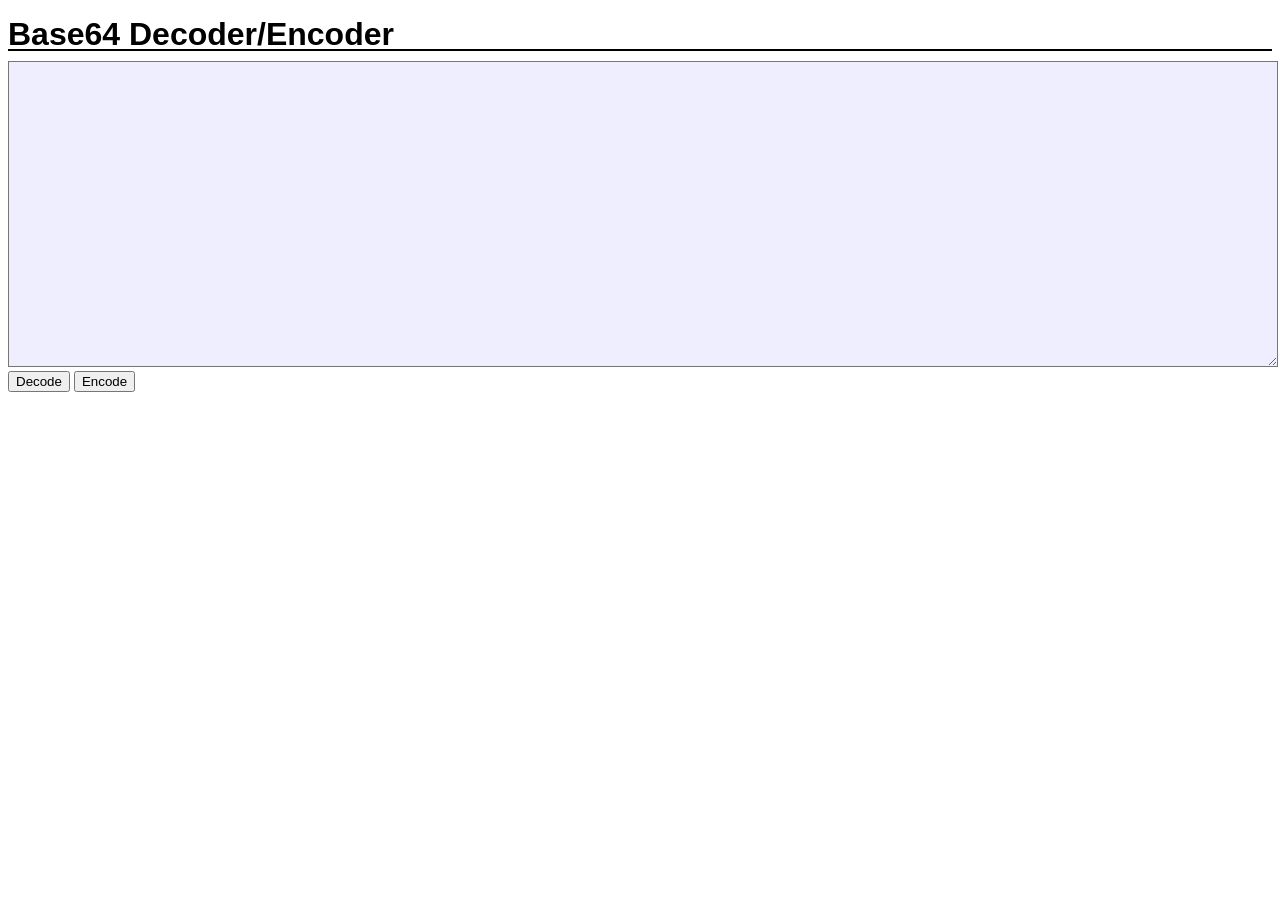
<file: tools/base64.htm>
<!DOCTYPE html PUBLIC "-//W3C//DTD HTML 4.0//EN" "http://www.w3.org/TR/REC-html40/strict.dtd">
<html><head>
<meta http-equiv="Content-Type" content="text/html; charset=UTF-8">
<meta name="copyright" content="gelnyang@163.com">
<meta name="created" content="20170901">
<title>Base64 Decoder/Encoder</title>
<style type="text/css">
<!--
body {background: white; color: black;}
form {margin: 0;}
h1 {font-family: Arial, sans-serif; line-height: 0.85em; border-bottom: 2px solid;
  margin-bottom: 0.33em; padding-bottom: 0;}

textarea {background: #EEF;}

#footer {border-top: 1px solid #000; color: #999; font: italic 75% sans-serif;}
#footer p {margin: 0 0 1em 0;}
#footer img {float: right; margin: 0 0 0.5em 2em;}
-->
</style>
<script type="text/javascript">
function encode() {
	try{
		var obj = document.getElementById('dencoder');
		obj.value = btoa(obj.value);
		message("success");
	}catch(e){
		message(e);
	}
}
function decode() {
	try{
		var obj = document.getElementById('dencoder');
		obj.value = atob(obj.value);
		message("success");
	}catch(e){
		message(e);
	}
}
function message(msg){
	document.getElementById('msg_container').innerText=msg;
}
</script>
</head>
<body>
<form onsubmit="return false;">
<h1>Base64 Decoder/Encoder</h1>

<textarea style="width:100%;" rows="20" id="dencoder"></textarea>
<div>
<input type="button" onclick="decode()" value="Decode">
<input type="button" onclick="encode()" value="Encode">
</div>
<div id="msg_container"><div>
</div>
</body></html>
</file>
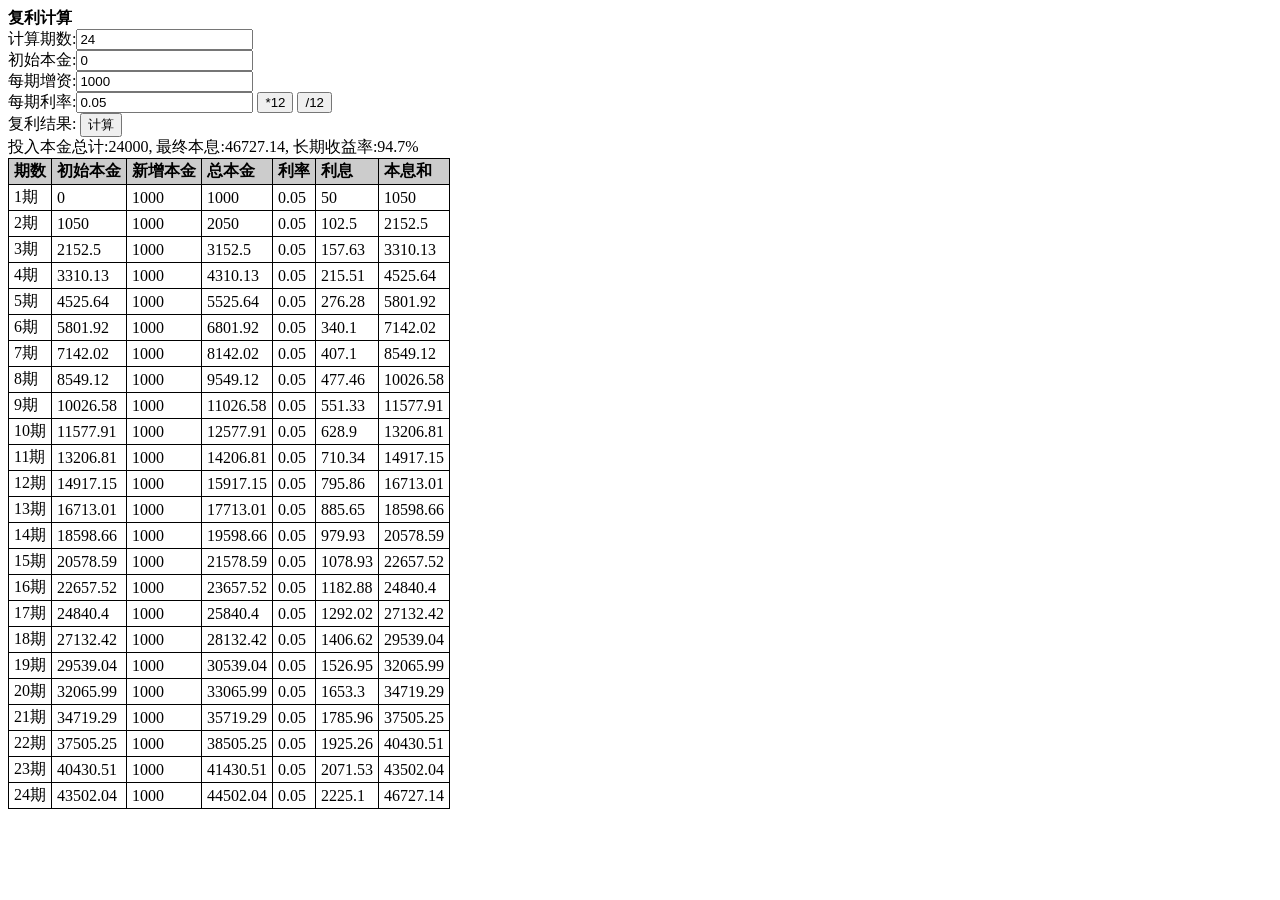
<file: tools/compound_interest_calc.html>
<!DOCTYPE html><html><head>    <title>复利计算</title>    <meta http-equiv="Content-Type" content="text/html; charset=utf-8">    <style>        table {            border-collapse: collapse;            text-align: left;        }        table th {            background: #CCC;        }        table td,        table th {            border: 1px solid #000000;            padding: 2px 5px 2px 5px;        }    </style></head><body><b>复利计算</b><div>    计算期数:<input type="text" id="field_period" name="periods" value="24"></div><div>    初始本金:<input type="text" id="field_start_principal" name="start_principal" value="0"></div><div>    每期增资:<input type="text" id="field_period_add" name="period_add" value="1000"></div><div>    每期利率:<input type="text" id="field_rate" name="rate" value="0.05">    <input type="button" value="*12" onclick="multiple12()">    <input type="button" value="/12" onclick="divide12()"></div><div>    复利结果:    <button type="button" onclick="calc()">计算</button>    <br>    <span id="last_principal"></span></div><div>    <table id="result">    </table></div></body></html><script>    function loadParameter() {        try {            let hash = document.location.hash;            if (hash.length > 0) {                hash = hash.substr(1)                let parameters = hash.split("&")                for (let i = 0; i < parameters.length; i++) {                    let kv = parameters[i].split("=")                    nd("field_" + kv[0]).value = kv[1]                }            }        } catch (e) {            console.log(e)        }    }    function fixedFloat(amt) {        return parseFloat(Number(amt).toFixed(2))    }    function nd(name) {        return document.getElementById(name)    }    function multiple12() {        let val = nd("field_rate").value;        nd("field_rate").value = parseFloat(Number(val * 12).toFixed(8));    }    function divide12() {        let val = nd("field_rate").value;        nd("field_rate").value = parseFloat(Number(val / 12).toFixed(8));    }    function calc() {        let periods = parseInt(nd("field_period").value);        let start_principal = parseFloat(nd("field_start_principal").value);        let period_add = parseFloat(nd("field_period_add").value);        let rate = parseFloat(nd("field_rate").value);        document.location.hash = "#period=" + periods            + "&start_principal=" + start_principal            + "&period_add=" + period_add            + "&rate=" + rate;        let previous_principal = 0;        if (start_principal > 0) {            previous_principal = start_principal - period_add;        }        let table = nd("result")        table.innerHTML = "<tr><th>期数</th>" +            "<th>初始本金</th>" +            "<th>新增本金</th>" +            "<th>总本金</th>" +            "<th>利率</th>" +            "<th>利息</th>" +            "<th>本息和</th></tr>";        for (let i = 1; i <= periods; i++) {            let principal = fixedFloat(previous_principal + period_add);            let interest = fixedFloat(principal * rate);            let new_principal = fixedFloat(principal + interest);            table.innerHTML += "<tr><td>" + i + "期</td>" +                "<td>" + previous_principal + "</td>" +                "<td>" + period_add + "</td>" +                "<td>" + principal + "</td>" +                "<td>" + rate + "</td>" +                "<td>" + interest + "</td>" +                "<td>" + new_principal + "</td></tr>"            previous_principal = new_principal        }        let last = previous_principal;        let total_add = fixedFloat(periods * period_add + start_principal);        let yieldRate = fixedFloat(((last - total_add) * 100) / total_add);        nd("last_principal").innerHTML = "投入本金总计:" + total_add            + ", 最终本息:" + last            + ", 长期收益率:" + yieldRate + "%";        document.title = "复利计算 - 利率(" + rate + ") 期数(" + periods + ") 收益率(" + yieldRate + "%)"    }    loadParameter()    calc()</script>
</file>
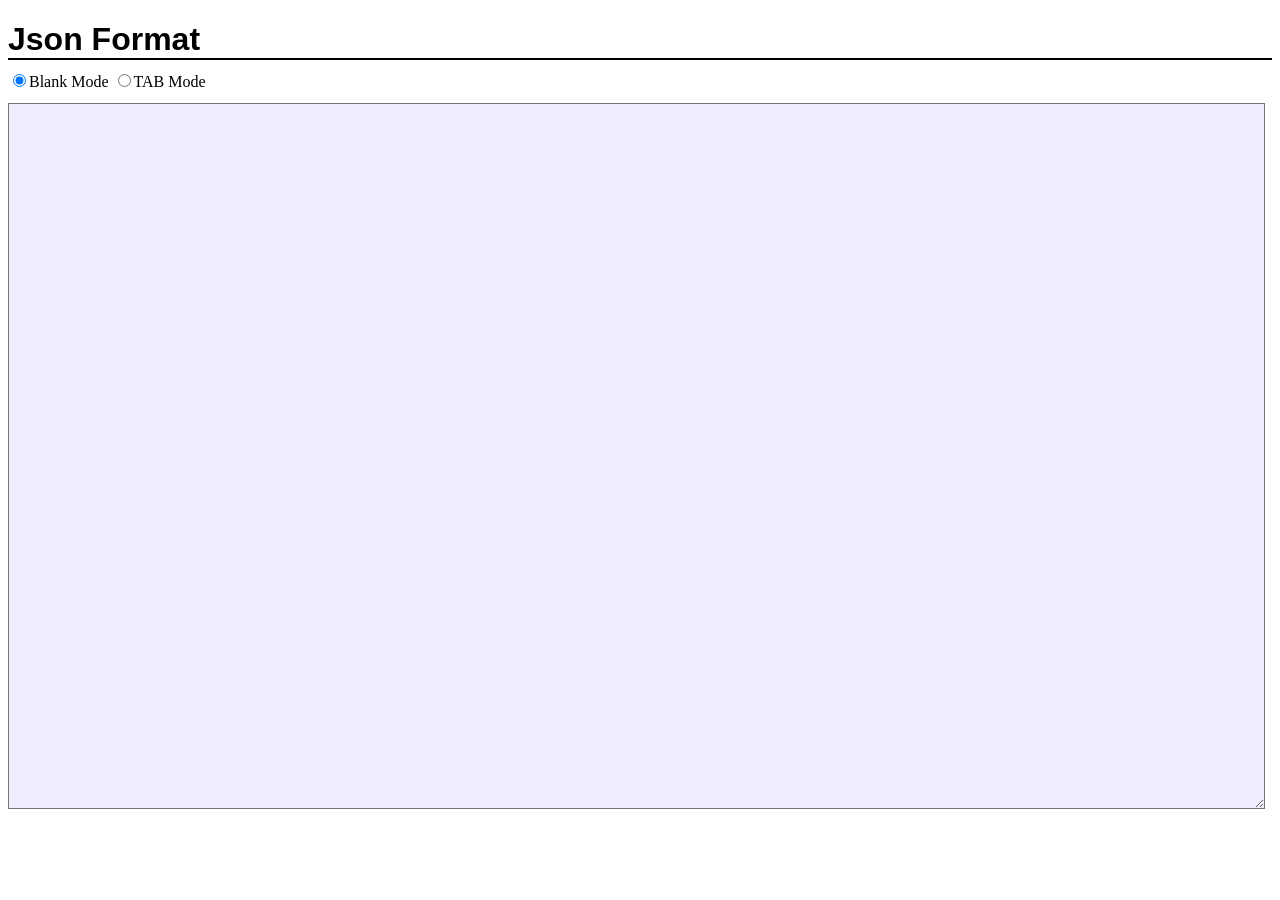
<file: tools/jsonformat.htm>
<!DOCTYPE html PUBLIC "-//W3C//DTD HTML 4.0//EN" "http://www.w3.org/TR/REC-html40/strict.dtd">
<html>
<head>
    <meta http-equiv="Content-Type" content="text/html; charset=UTF-8">
    <meta name="copyright" content="gelnyang@163.com">
    <meta name="created" content="20171126">
    <title>Json Format</title>
    <style type="text/css">
        <!--
        body {
            background: white;
            color: black;
        }

        h1 {
            font-family: Arial, sans-serif;
            border-bottom: 2px solid;
            margin-bottom: 0.33em;
            padding-bottom: 0;
        }

        textarea, pre {
            background: #EEF;
            font-size: 12px;
        }

        #msg_container {
            color: red;
        }

        -->
    </style>
    <script type="text/javascript">
        function formatJson() {
            let textarea = document.getElementById("json");
            let text = textarea.value;
            try {
                let oldJson = JSON.parse(text);
                let formatChar = '\t';
                if (document.getElementById("typeblank").checked) {
                    formatChar = '  ';
                }
                textarea.value = JSON.stringify(oldJson, null, formatChar);
                message("");
            } catch (e) {
                let msg = e.toString()
                let index = msg.indexOf("at position");
                if (index > 0) {
                    let start = parseInt(msg.substr(index + "at position".length))
                    start -= 20
                    if (start < 0) {
                        start = 0
                    }
                    let errorContent = text.substr(start, 100);
                    msg += "\n..." + errorContent + "...";
                }
                message(msg);
            }
        }

        function message(msg) {

            document.getElementById('msg_container').innerText = msg;
        }
    </script>
</head>
<body>
<h1>Json Format</h1>
<input id="typeblank" type="radio" name="type" value="blank" checked="checked">Blank Mode
<input id="typetab" type="radio" name="type" value="tab">TAB Mode
<br/>
<pre id="msg_container">
</pre>
<textarea id="json" rows="50" style="width:99%;" onkeyup="formatJson()"></textarea>
</body>
</html>
</file>
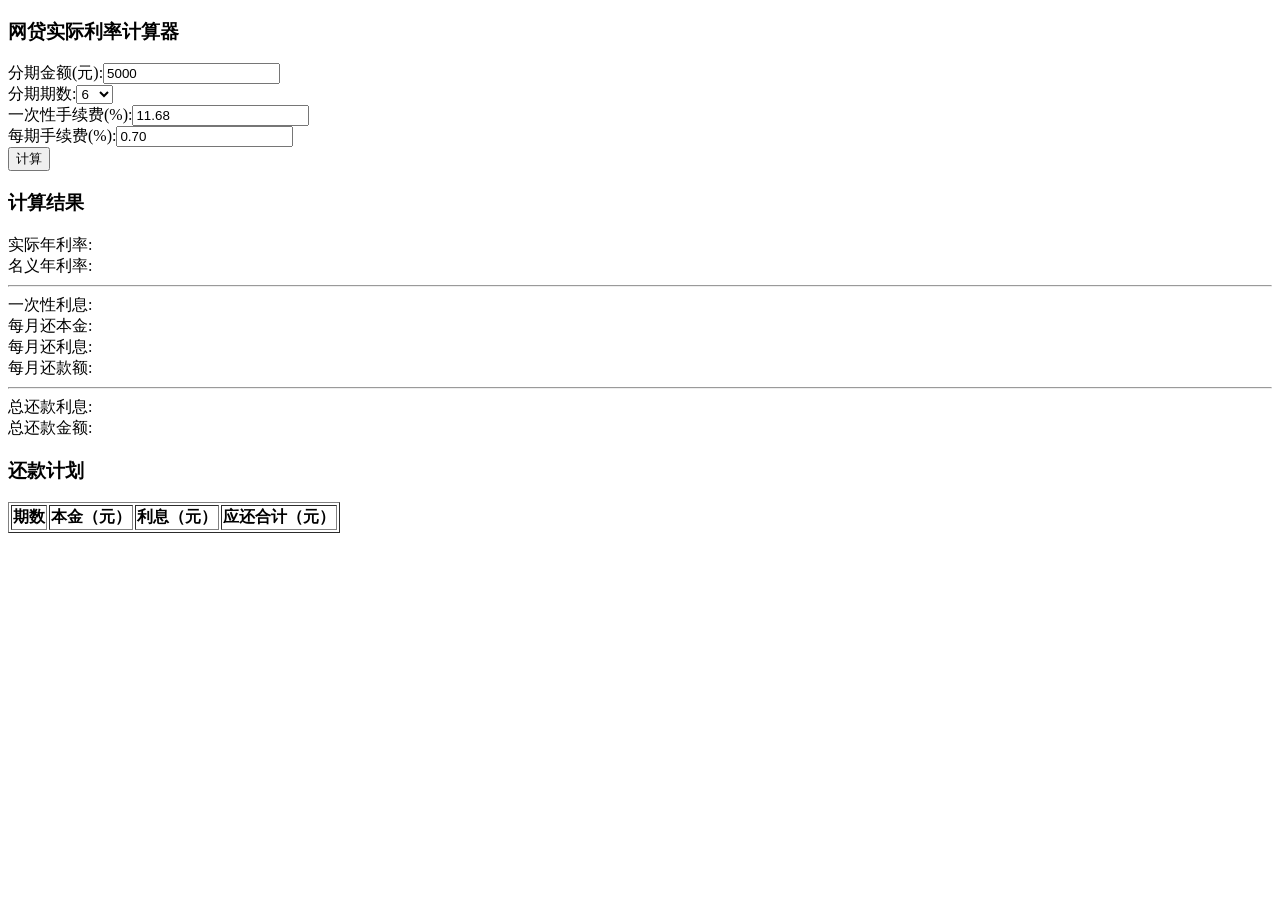
<file: tools/loan_calc.html>
<!DOCTYPE html><html><head>  <title>分期实际年化利率计算器</title>  <meta http-equiv="Content-Type" content="text/html; charset=utf-8">  <script language="javascript" type="text/javascript"    src="//cdn.bootcdn.net/ajax/libs/jquery/3.6.1/jquery.min.js"></script></head><body>  <h3>网贷实际利率计算器</h3>  <form>    <div>      分期金额(元):<input type="text" id="amt" placeholder="5000" value="5000">    </div>    <div>      分期期数:<select id="period" class="form-control">        <option>3</option>        <option selected="selected">6</option>        <option>9</option>        <option>12</option>        <option>18</option>        <option>24</option>        <option>32</option>        <option>38</option>        <option>44</option>        <option>50</option>        <option>56</option>      </select>    </div>    <div>      一次性手续费(%):<input type="text" id="fee_one_time" placeholder="11.68"        value="11.68">    </div>    <div>      每期手续费(%):<input type="text" id="interest" placeholder="0.70"        value="0.70">    </div>    <button type="button" id="jisuan">计算</button>  </form>  <h3>计算结果</h3>  <div>实际年利率: <font style="color: #ff711c;" id="yearly_interest"></font>  </div>  <div>名义年利率: <font style="color: #ff711c;" id="nominal_yearly_interest">    </font>  </div>  <hr>  <div>    一次性利息:<span id="one_time_interest"></span>  </div>  <div>    每月还本金:<span id="borrowed_per_month"></span>  </div>  <div>    每月还利息:<span id="interest_per_month"></span>  </div>  <div>    每月还款额:<span id="amt_per_month"></span>  </div>  <hr>  <div>    总还款利息:<span id="total_interest"></span>  </div>  <div>    总还款金额:<span id="total_amt"></span>  </div>  <h3>还款计划</h3>  <table border="1">    <thead>      <tr>        <th style="text-align: center">期数</th>        <th style="text-align: center">本金（元）</th>        <th style="text-align: center">利息（元）</th>        <th style="text-align: center">应还合计（元）</th>      </tr>    </thead>    <tbody id="repay"></tbody>  </table>  <script>    $(document).ready(function()    {      $('body').on('click', '#jisuan', function()      {        var amt = $('#amt').val();        var period = $('#period').val();        var fee_one_time = $('#fee_one_time').val();        var interest = $('#interest').val();        var one_time_interest = (parseFloat(amt) * parseFloat(          fee_one_time) / 100).toFixed(2); //一次性手续费        var borrowed_per_month = (parseFloat(amt) / parseFloat(          period)).toFixed(2); //每月还本金        var interest_per_month = (parseFloat(amt) * parseFloat(          interest) / 100).toFixed(2); //每月还利息        var amt_per_month = parseFloat(borrowed_per_month) +          parseFloat(interest_per_month); //每月还款额        //总还款利息        var total_interest = parseFloat(one_time_interest) + (          interest_per_month * period);        //总还款金额        var total_amt = parseFloat(total_interest) + parseFloat(amt);        //名义年利率        var nominal_yearly_interest = (((total_interest / period) *          12) / amt) * 100;        //实际年利率        var tmp1 = parseFloat(amt) - parseFloat(one_time_interest);        var tmp2 = parseFloat(total_interest) / parseFloat(period);        var tmp3 = (parseFloat(tmp2) / parseFloat(tmp1)) * 24 *          parseFloat(period);        var tmp4 = parseFloat(tmp3) / (parseFloat(period) + 1);        var yearly_interest = tmp4 * 100;        $('#one_time_interest').html(one_time_interest + "元");        $('#borrowed_per_month').html(borrowed_per_month + "元");        $('#interest_per_month').html(interest_per_month + "元");        $('#amt_per_month').html(amt_per_month.toFixed(2) + "元");        $('#total_interest').html(total_interest.toFixed(2) + "元");        $('#total_amt').html(total_amt.toFixed(2) + "元");        $('#nominal_yearly_interest').html(nominal_yearly_interest          .toFixed(2) + "%");        $('#yearly_interest').html(yearly_interest.toFixed(2) + "%");        var h = '';        for (var i = 1; i <= period; i++)        {          h += '<tr>';          h += '<td style="text-align: center">' + i + '/' + period +            '</td>';          h += '<td style="text-align: center">' +            borrowed_per_month + '</td>';          h += '<td style="text-align: center">' +            interest_per_month + '</td>';          h += '<td style="text-align: center">' + amt_per_month            .toFixed(2) + '</td>';          h += '</tr>';        }        $('#repay').html(h);        $('#c1').show();        $('#c2').show();      });    });  </script></body></html>
</file>
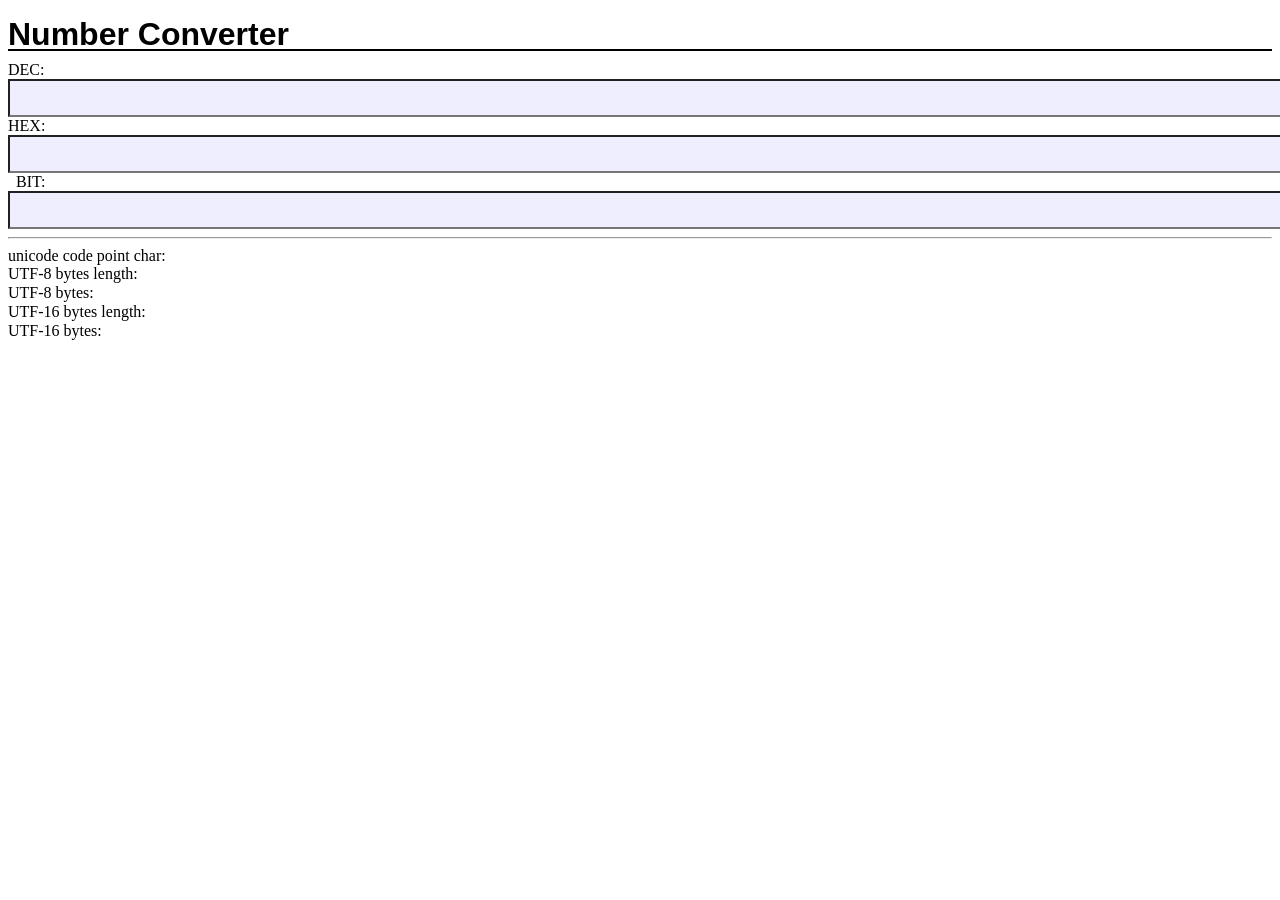
<file: tools/numberconvert.htm>
<!DOCTYPE html PUBLIC "-//W3C//DTD HTML 4.0//EN" "http://www.w3.org/TR/REC-html40/strict.dtd">
<html><head>
<meta http-equiv="Content-Type" content="text/html; charset=UTF-8">
<meta name="copyright" content="gelnyang@163.com">
<meta name="created" content="20171017">
<title>Number Converter</title>
<style type="text/css">
<!--
body {background: white; color: black;}
h1 {font-family: Arial, sans-serif; line-height: 0.85em; border-bottom: 2px solid;
  margin-bottom: 0.33em; padding-bottom: 0;}

input {background: #EEF;font-size:28px;}
input.label {background: #FFF; font-size:16px; border: 0px;}
-->
</style>
<script type="text/javascript">
var number;

function dec() {
	try{
		var decValue = document.getElementById('dec').value;
		number = parseInt(decValue.replace(/,/g,""));
		convert("dec");
		message("");
	}catch(e){
		message(e);
	}
}
function hex() {
	try{
		var hexValue = document.getElementById('hex').value;
		number = parseInt(hexValue.replace(/ /g,""), 16);
		var fstr = formatStr(hexValue ,4 ," ");
		if(fstr != hexValue) document.getElementById('hex').value = fstr;
		convert("hex");
		message("");
	}catch(e){
		message(e);
	}
}
function bit() {
	try{
		var bitValue = document.getElementById('bit').value;
		number = parseInt(bitValue.replace(/ /g,""), 2);
		var fstr = formatStr(bitValue,8," ");
		if(fstr != bitValue) document.getElementById('bit').value = fstr;
		convert("bit");
		message("");
	}catch(e){
		message(e);
	}
}

function convert(from){
    if(isNaN(number)){
      return;
    }
    if(from != "dec") document.getElementById('dec').value = formatStr(""+number,3,",");
    if(from != "hex") document.getElementById('hex').value = format(number.toString(16).toUpperCase(), 4, "0", "  ");
    if(from != "bit") document.getElementById('bit').value = format(number.toString(2), 8, "0", "  ");

    document.getElementById('codepoint_char').innerText = String.fromCodePoint(number);

    showEncodeBytes("utf-8", "utf8_bytes");
    showUTF16Bytes();
}

function showEncodeBytes(charset, target){
    let char = String.fromCodePoint(number);

    let uint8array = new TextEncoder(charset).encode(char);
    
    document.getElementById(target+'_length').innerText = uint8array.length;

    let bytesInput = document.getElementById(target);
    bytesInput.value = "";
    for( var i = 0 ; i < uint8array.length; i++){
        if (i > 0){
            bytesInput.value += "  "
        }
        bytesInput.value += uint8array[i].toString(16).toUpperCase();
    }
}


function showUTF16Bytes(){
    let char = String.fromCodePoint(number);
    document.getElementById('utf16_bytes_length').innerText = char.length * 2;

    let bytesInput = document.getElementById('utf16_bytes');
    bytesInput.value = "";
    for( var i = 0 ; i < char.length; i++){
        if (i > 0){
            bytesInput.value += "  "
        }
        bytesInput.value += char.charCodeAt(i).toString(16).toUpperCase();
    }
}

function format(str, groupLength, previousChar, groupSplitter){
    var addLength = groupLength - str.length % groupLength;
    if( groupLength == addLength) addLength = 0;
    while( (addLength--) > 0){
        str = previousChar + str;
    }
    var formatStr="";
    for( var i = 0 ; i < str.length; i=i+groupLength){
        if( i > 0){
            formatStr = formatStr + groupSplitter;
        }
        formatStr = formatStr + str.substr(i , groupLength);
    }
    return formatStr;
}


function formatStr(s, groupLength, groupSplitter){
    var str = s.trim().replace(/ /g,"").replace(/,/g,"").toUpperCase();
    var formatStr = "";
    for( var i=str.length; i >0 ; i= i - groupLength){
        var len = groupLength;
        var start = i - len;
        if( start < 0 ) {
            len = i;
            start = 0;
        }
        formatStr =  str.substr(start , len) + formatStr;
        if( i > groupLength){
            formatStr =  groupSplitter + formatStr;
        }
    }
    return formatStr;
}

function message(msg){
	document.getElementById('msg_container').innerText=msg;
}
</script>
</head>
<body>
<h1>Number Converter</h1>

DEC:<input id="dec" size="100" oninput="dec()"/><br/>
HEX:<input id="hex" size="100" oninput="hex()"/> <br/>
&nbsp;&nbsp;BIT:<input id="bit" size="100" oninput="bit()"/><br/>

<hr>
unicode code point char: <label id="codepoint_char"></label><br/>
UTF-8 bytes length: <label id="utf8_bytes_length"></label><br/>
UTF-8 bytes: <input id="utf8_bytes" readonly="readonly" size="50" class="label" /><br/>
UTF-16 bytes length: <label id="utf16_bytes_length"></label><br/>
UTF-16 bytes: <input id="utf16_bytes" readonly="readonly" size="50" class="label"  /><br/>

<div id="msg_container"><div>

</body></html>
</file>
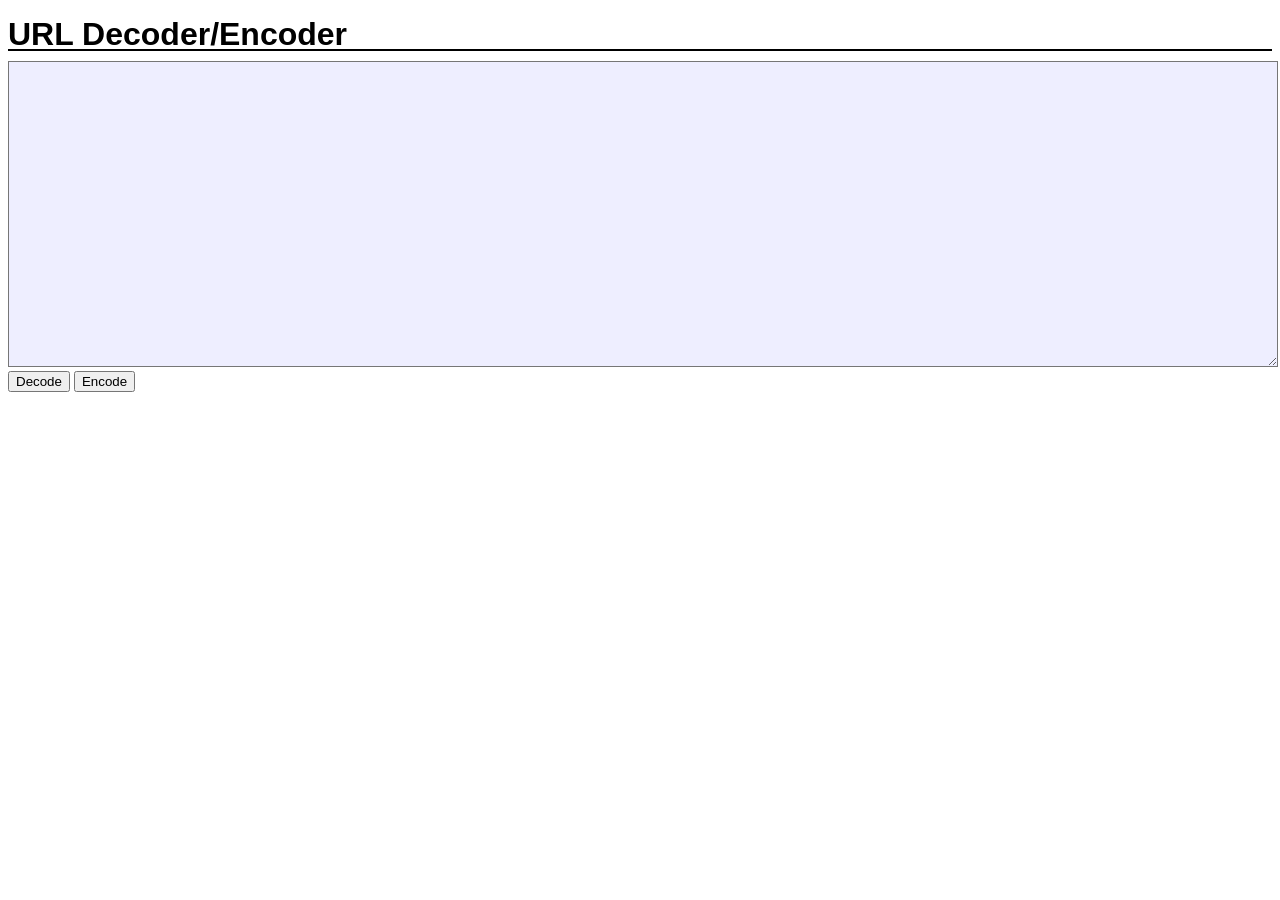
<file: tools/urlencode.htm>
<!DOCTYPE html PUBLIC "-//W3C//DTD HTML 4.0//EN" "http://www.w3.org/TR/REC-html40/strict.dtd">
<html><head>
<meta http-equiv="Content-Type" content="text/html; charset=UTF-8">
<meta name="copyright" content="gelnyang@163.com">
<meta name="created" content="20170901">
<title>URL Decoder/Encoder</title>
<style type="text/css">
<!--
body {background: white; color: black;}
form {margin: 0;}
h1 {font-family: Arial, sans-serif; line-height: 0.85em; border-bottom: 2px solid;
  margin-bottom: 0.33em; padding-bottom: 0;}

textarea {background: #EEF;}

#footer {border-top: 1px solid #000; color: #999; font: italic 75% sans-serif;}
#footer p {margin: 0 0 1em 0;}
#footer img {float: right; margin: 0 0 0.5em 2em;}
-->
</style>
<script type="text/javascript">
function encode() {
	var obj = document.getElementById('dencoder');
	var unencoded = obj.value;
	obj.value = encodeURIComponent(unencoded).replace(/'/g,"%27").replace(/"/g,"%22");	
}
function decode() {
	var obj = document.getElementById('dencoder');
	var encoded = obj.value;
	obj.value = decodeURIComponent(encoded.replace(/\+/g,  " "));
}
</script>
</head>
<body>
<form onsubmit="return false;">
<h1>URL Decoder/Encoder</h1>

<textarea style="width:100%;" rows="20" id="dencoder"></textarea>
<div>
<input type="button" onclick="decode()" value="Decode">
<input type="button" onclick="encode()" value="Encode">
</div>
</div>
</body></html>
</file>
<file: style.css>
body {
  margin: 0;
  padding: 0;
  background-color: #fff;
  font-family: -apple-system, BlinkMacSystemFont, "Segoe UI", "PingFang SC",
    "Hiragino Sans GB", "Microsoft YaHei", sans-serif;
  font-size: 16px;
  line-height: 1.55;
  color: #333;
}

a {
  color: #06c;
  text-decoration: none;
}

a:hover {
  text-decoration: underline;
}

.container {
  margin-left: auto;
  margin-right: auto;
  padding-left: 15px;
  padding-right: 15px;
}

@media (min-width: 992px) {
  .container {
    width: 970px;
  }
}

.row {
  display: grid;
  grid-template-columns: repeat(12, 1fr);
}

#dhead {
  margin-top: 28px;
}

#dpic {
  grid-column: span 5;
  text-align: right;
}

#ddesc {
  padding-top: 48px;
  padding-left: 28px;
  grid-column: span 7;
}

@media (max-width: 991px) {
  #dpic {
    grid-column: span 12;
    text-align: center;
  }

  #ddesc {
    grid-column: span 12;
    padding-top: 18px;
    padding-left: 0;
    text-align: center;
  }
}

h1 {
  font-size: 34px;
  font-weight: normal;
  padding: 0;
  margin: 0;
}

h1 .aka {
  font-size: 18px;
  color: #999;
  margin-left: 8px;
}

h2 {
  font-weight: normal;
  font-style: italic;
  color: #999;
  font-size: 18px;
  padding: 0;
  margin: 8px 0 14px 0;
}

@media (min-width: 992px) {
  h2 {
    max-width: 420px;
  }
}

#dpic img {
  width: 220px;
  height: 220px;
  border-radius: 110px;
  object-fit: cover;
}

#dico {
  display: flex;
  gap: 10px;
  align-items: center;
}

@media (max-width: 991px) {
  #dico {
    justify-content: center;
  }
}

.iico {
  display: inline-flex;
  align-items: center;
  justify-content: center;
  width: 36px;
  height: 36px;
  border-radius: 8px;
  background: #f3f3f3;
  color: #444;
  font-size: 13px;
  font-weight: 600;
  line-height: 1;
}

.iico:hover {
  background: #e8e8e8;
  text-decoration: none;
}

#demail {
  margin-top: 10px;
  color: #555;
  opacity: 0;
  transition: opacity 0.7s;
  min-height: 1.2em;
}

#demail.show {
  opacity: 1;
}

.modal {
  position: fixed;
  inset: 0;
  z-index: 100;
  display: flex;
  align-items: center;
  justify-content: center;
}

.modal[hidden] {
  display: none;
}

.modal-mask {
  position: absolute;
  inset: 0;
  background: rgba(0, 0, 0, 0.45);
}

.modal-box {
  position: relative;
  max-width: 84vw;
  padding: 22px 26px;
  border-radius: 12px;
  background: #fff;
  box-shadow: 0 8px 30px rgba(0, 0, 0, 0.2);
  text-align: center;
}

.modal-title {
  font-size: 15px;
  font-weight: 600;
  color: #333;
}

.modal-body {
  margin: 12px 0 18px;
  color: #555;
}

.modal-close {
  padding: 6px 18px;
  border: 0;
  border-radius: 8px;
  background: #f3f3f3;
  color: #444;
  font-size: 13px;
  cursor: pointer;
}

.modal-close:hover {
  background: #e8e8e8;
}

hr {
  height: 1px;
  border: 0;
  padding: 0;
  margin: 22px 0;
  background-image: linear-gradient(
    to right,
    rgba(0, 0, 0, 0),
    rgba(0, 0, 0, 0.75),
    rgba(0, 0, 0, 0)
  );
}

.ico {
  grid-column: span 1;
  border-left: 2px solid #cfcfcf;
  position: relative;
}

.badge {
  display: block;
  margin-left: 10px;
  width: 42px;
  height: 42px;
  border-radius: 8px;
  background: #f0f0f0;
  color: #666;
  font-size: 11px;
  font-weight: 600;
  text-align: center;
  line-height: 42px;
  letter-spacing: 0.02em;
}

.desc {
  grid-column: span 9;
  font-size: 16px;
  padding-left: 18px;
  padding-bottom: 22px;
}

.entry-dot {
  position: absolute;
  top: 0;
  left: -8px;
  width: 10px;
  height: 10px;
  border-radius: 7px;
  background-color: #cfcfcf;
  border: 2px solid white;
}

.timespan {
  grid-column: span 2;
  font-size: 13px;
  text-align: right;
  padding-right: 8px;
  color: #bbb;
  line-height: 1.3;
}

@media (max-width: 991px) {
  .timespan {
    grid-column: span 12;
    text-align: left;
    margin-bottom: 4px;
  }

  .ico {
    display: none;
  }

  .desc {
    grid-column: span 12;
    padding-left: 0;
    border-left: 2px solid #eee;
    padding-left: 14px;
  }
}

.desc ul {
  margin: 8px 0 0 0;
  padding-left: 18px;
}

.desc li {
  margin-bottom: 4px;
}

.ctitle {
  font-size: 32px;
  margin-bottom: 16px;
  margin-top: 36px;
  font-weight: normal;
}

.section {
  padding-bottom: 10px;
}

.muted {
  color: #777;
}

.talk-list,
.project-list,
.link-list {
  list-style: none;
  padding: 0;
  margin: 0;
}

.talk-list li,
.project-list li,
.link-list li {
  padding: 8px 0;
  border-bottom: 1px solid #eee;
}

.talk-list li:last-child,
.project-list li:last-child,
.link-list li:last-child {
  border-bottom: none;
}

.tag {
  display: inline-block;
  font-size: 12px;
  color: #888;
  margin-left: 8px;
}

.footer {
  margin: 40px 0 50px;
  color: #aaa;
  font-size: 13px;
  text-align: center;
}

.nav {
  text-align: center;
  padding: 4px 0 0;
}

.nav a {
  display: inline-block;
  padding: 4px 12px;
  color: #666;
  font-size: 14px;
  border-right: 1px solid #ddd;
}

.nav a:last-child {
  border-right: none;
}

.page-head {
  margin-top: 28px;
  margin-bottom: 8px;
}

.page-head h1 {
  font-size: 28px;
}

.page-head .back {
  display: inline-block;
  margin-bottom: 10px;
  color: #888;
  font-size: 14px;
}

.article-item {
  padding: 14px 0;
  border-bottom: 1px solid #eee;
}

.article-item:last-child {
  border-bottom: none;
}

.article-meta {
  display: flex;
  flex-wrap: wrap;
  align-items: baseline;
  gap: 10px;
}

.article-date {
  color: #bbb;
  font-size: 13px;
  min-width: 88px;
  flex-shrink: 0;
}

.article-title {
  font-size: 17px;
  color: #222;
}

.article-title:hover {
  color: #06c;
}

.article-summary {
  margin: 6px 0 0 0;
  color: #666;
  font-size: 14px;
  line-height: 1.5;
  display: -webkit-box;
  -webkit-line-clamp: 2;
  -webkit-box-orient: vertical;
  overflow: hidden;
}

.articles-more {
  margin-top: 14px;
}

.year-group {
  margin-bottom: 10px;
}

.year-title {
  font-size: 22px;
  font-weight: normal;
  color: #999;
  margin: 28px 0 4px;
  padding-bottom: 6px;
  border-bottom: 1px solid #eee;
}

.articles-page .container {
  width: 100%;
  max-width: none;
  box-sizing: border-box;
}

.articles-columns {
  column-count: 4;
  column-gap: 28px;
}

.articles-columns .year-group {
  break-inside: avoid;
  -webkit-column-break-inside: avoid;
  page-break-inside: avoid;
  margin-bottom: 24px;
}

.articles-columns .year-title {
  margin-top: 0;
}

@media (max-width: 1200px) {
  .articles-columns {
    column-count: 3;
  }
}

@media (max-width: 900px) {
  .articles-columns {
    column-count: 2;
  }
}

@media (max-width: 600px) {
  .articles-columns {
    column-count: 1;
  }
}

.view-switch {
  margin-top: 10px;
}

.view-btn {
  display: inline-block;
  padding: 4px 12px;
  margin-right: 8px;
  font-size: 14px;
  font-family: inherit;
  color: #666;
  background: #fff;
  border: 1px solid #ddd;
  border-radius: 14px;
  cursor: pointer;
}

.view-btn:hover {
  color: #06c;
  border-color: #bcd;
}

.view-btn.active {
  color: #fff;
  background: #666;
  border-color: #666;
}

.articles-page .container.articles-timeline {
  max-width: 860px;
}

.articles-timeline .year-group {
  margin-bottom: 18px;
}

.articles-timeline .year-group:first-child .year-title {
  margin-top: 0;
}

.articles-page.view-date .page-head,
.articles-page.view-date hr {
  max-width: 860px;
  margin-left: auto;
  margin-right: auto;
}
</file>
